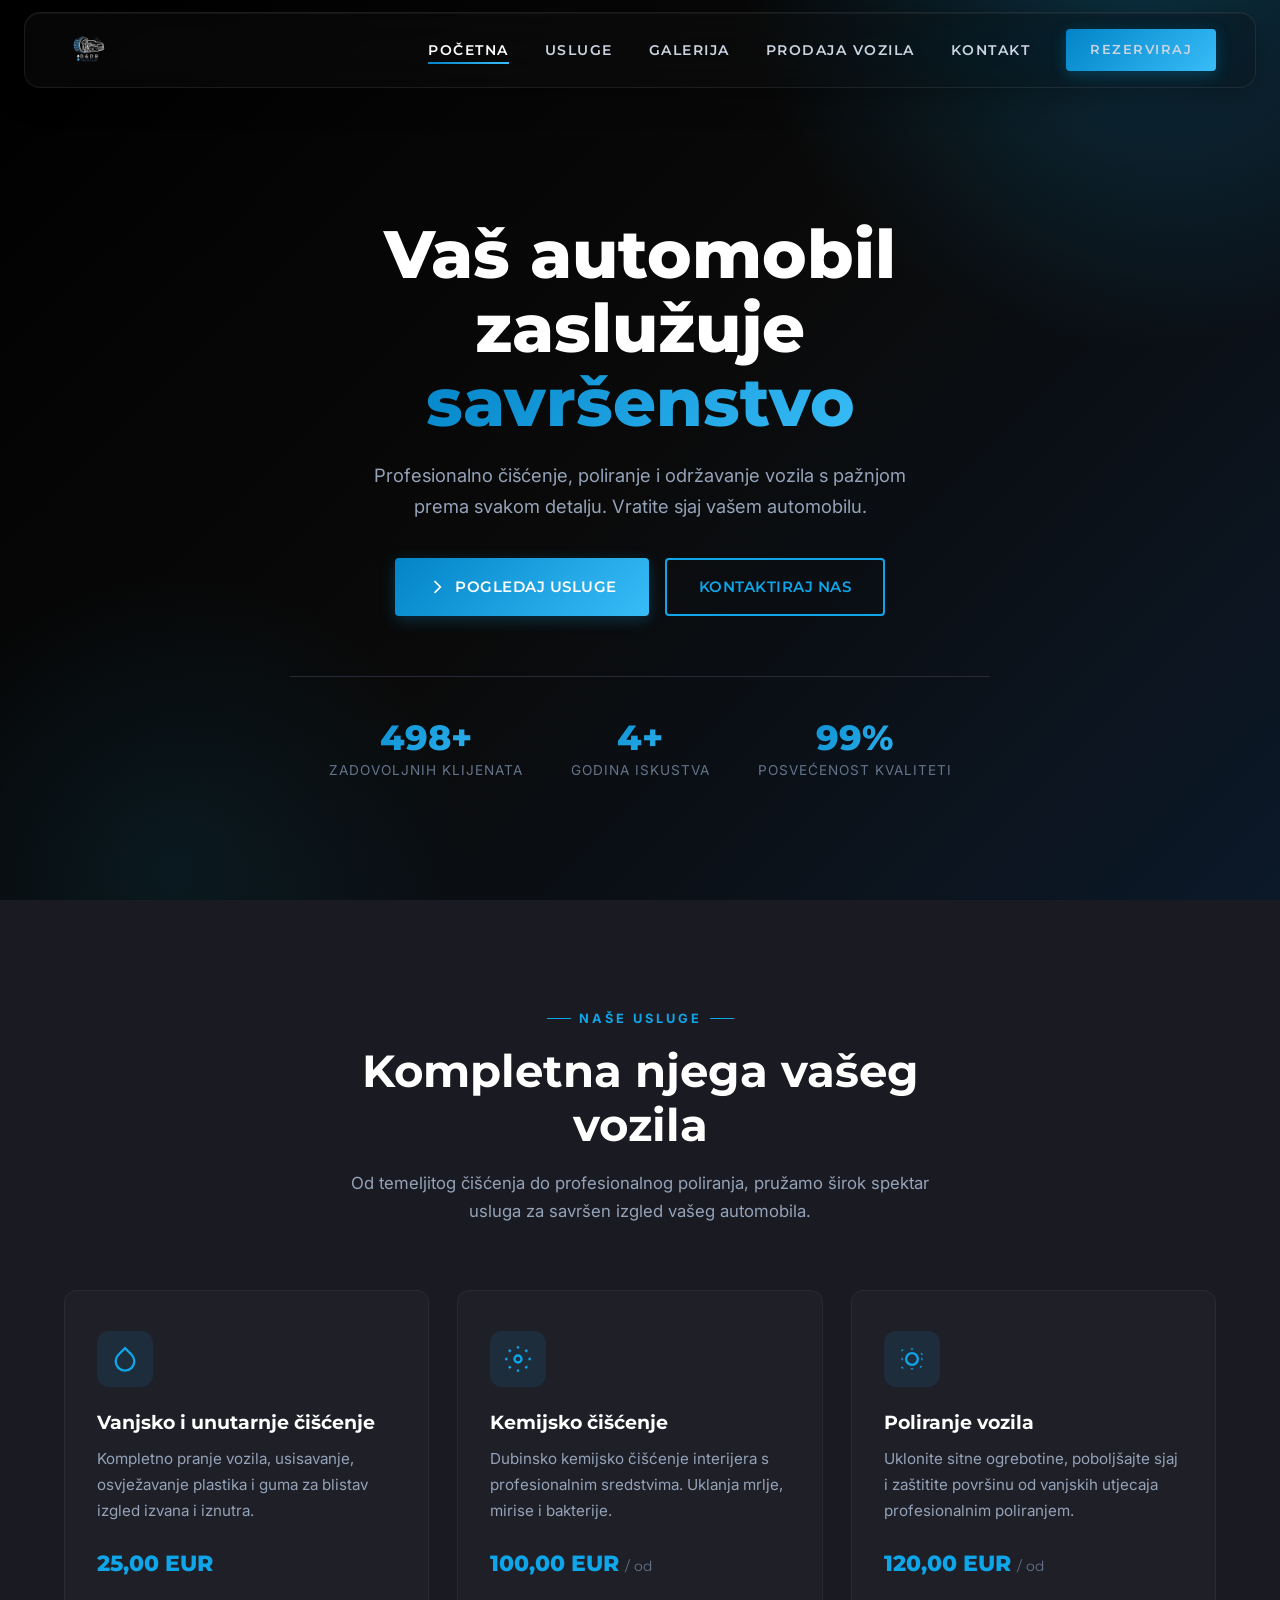
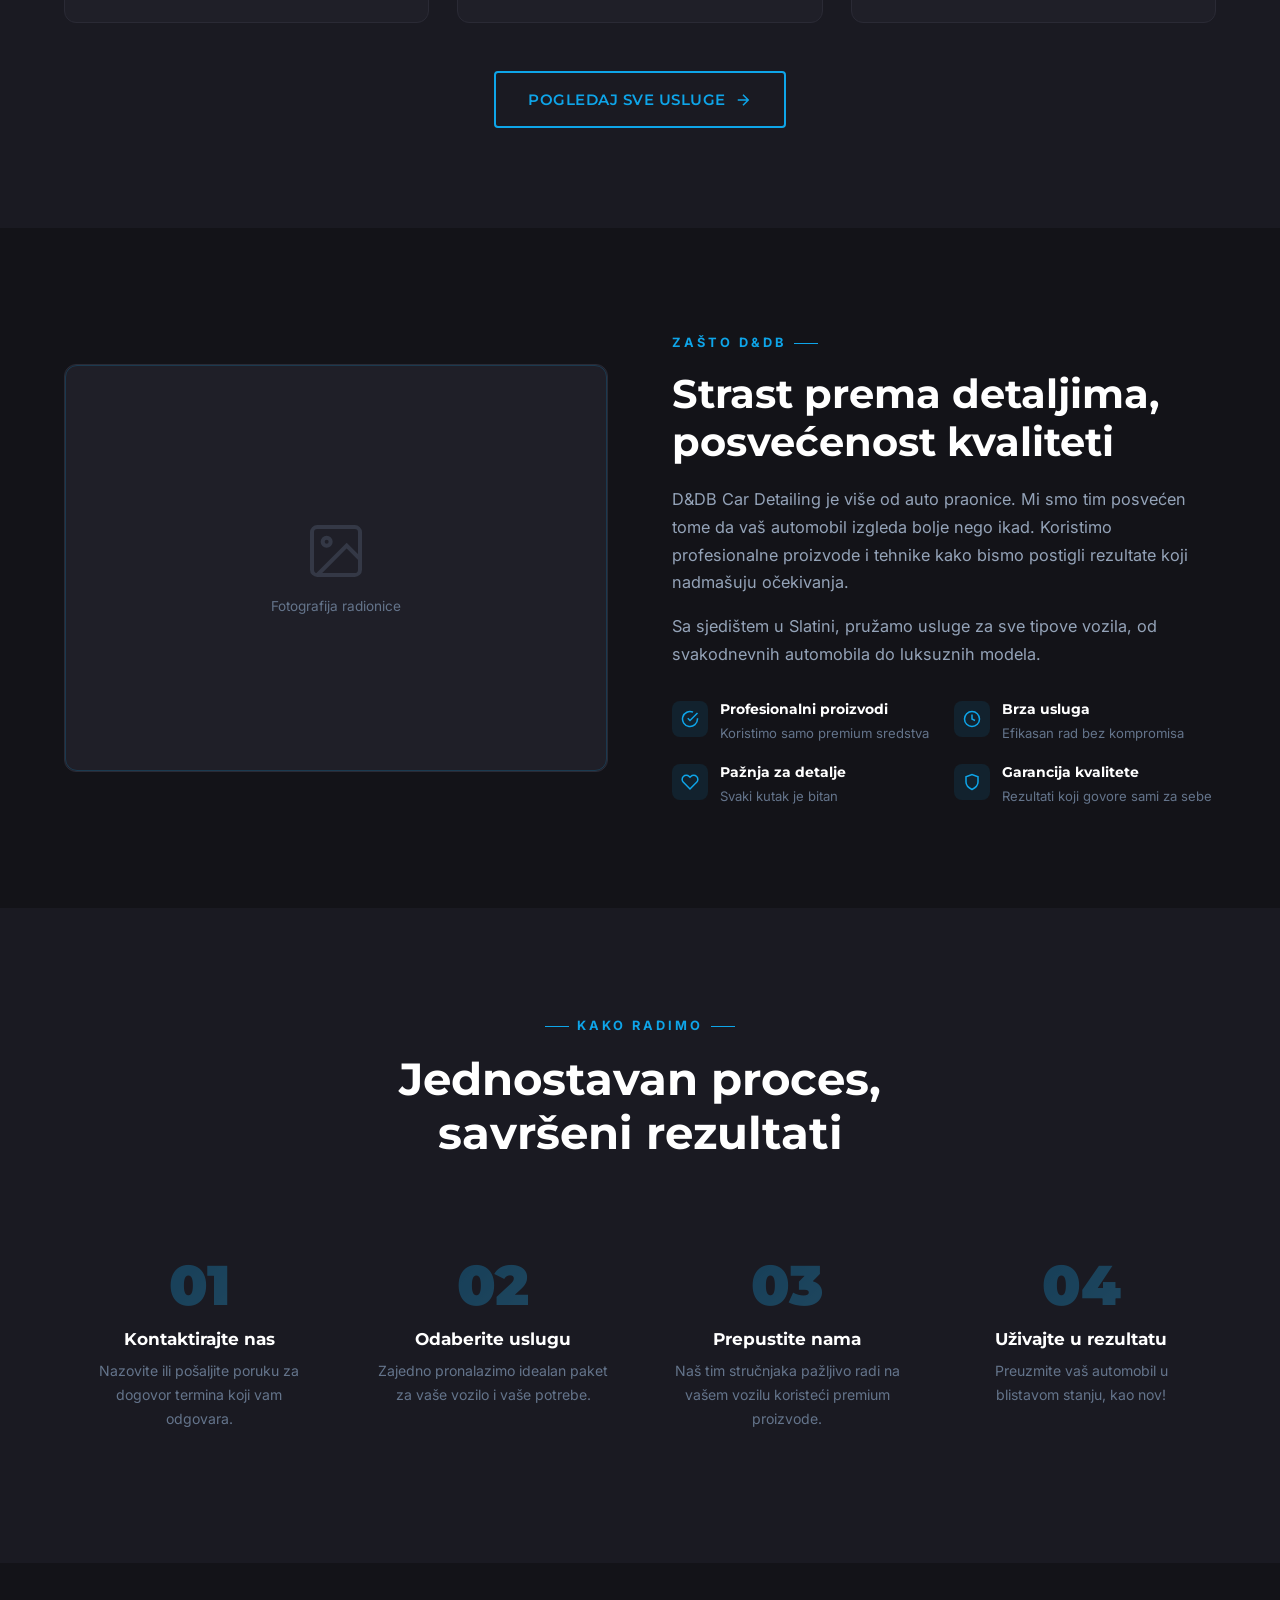
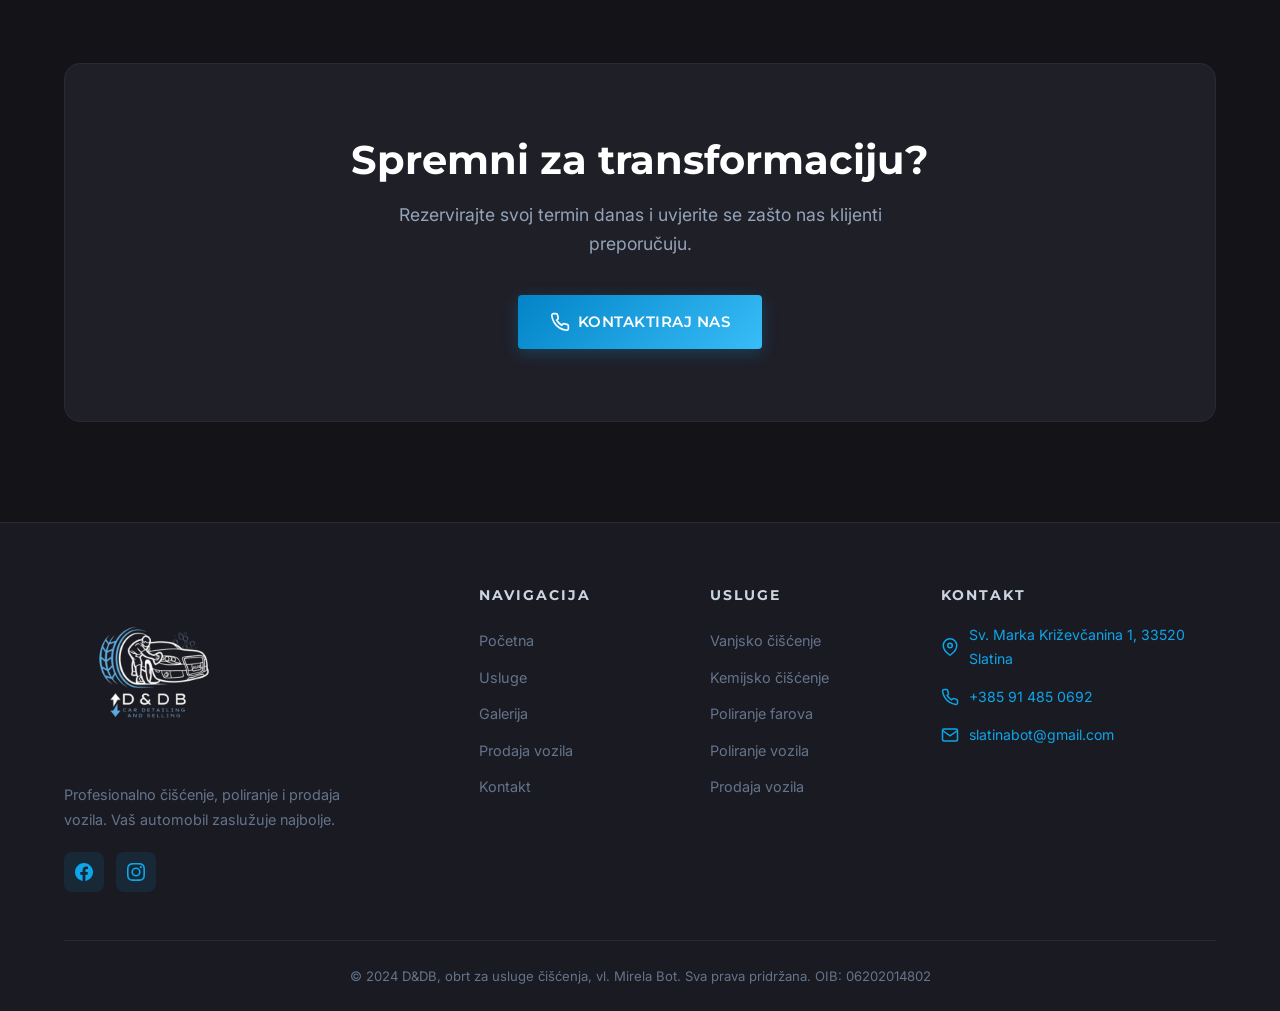
<file: index.html>
<!DOCTYPE html>
<html lang="hr">
<head>
  <meta charset="UTF-8">
  <meta name="viewport" content="width=device-width, initial-scale=1.0">
  <title>D&DB Car Detailing & Selling | Slatina</title>
  <meta name="description" content="D&DB Car Detailing | Profesionalno čišćenje, poliranje i prodaja vozila u Slatini. Premium usluge detaljinga za vaš automobil.">
  <meta name="robots" content="index, follow">
  <meta name="author" content="D&DB, obrt za usluge čišćenja">
  <link rel="canonical" href="https://d-db.hr/">
  <link rel="icon" href="favicon.ico" type="image/x-icon">
  <link rel="apple-touch-icon" href="assets/images/apple-touch-icon.png">
  <!-- Open Graph -->
  <meta property="og:title" content="D&DB Car Detailing & Selling | Slatina">
  <meta property="og:description" content="Profesionalno čišćenje, poliranje i prodaja vozila u Slatini. Vratite sjaj vašem automobilu.">
  <meta property="og:image" content="https://d-db.hr/assets/images/logo.webp">
  <meta property="og:url" content="https://d-db.hr/">
  <meta property="og:type" content="website">
  <meta property="og:locale" content="hr_HR">
  <meta property="og:site_name" content="D&DB Car Detailing">
  <!-- Twitter Card -->
  <meta name="twitter:card" content="summary_large_image">
  <meta name="twitter:title" content="D&DB Car Detailing & Selling | Slatina">
  <meta name="twitter:description" content="Profesionalno čišćenje, poliranje i prodaja vozila u Slatini.">
  <meta name="twitter:image" content="https://d-db.hr/assets/images/logo.webp">
  <!-- Fonts & CSS -->
  <link rel="preconnect" href="https://fonts.googleapis.com">
  <link rel="preconnect" href="https://fonts.gstatic.com" crossorigin>
  <link href="https://fonts.googleapis.com/css2?family=Inter:wght@400;500;600&family=Montserrat:wght@600;700;800;900&display=swap" rel="stylesheet">
  <link rel="stylesheet" href="assets/css/style.css">
  <!-- Structured Data -->
  <script type="application/ld+json">
  {
    "@context": "https://schema.org",
    "@type": "LocalBusiness",
    "name": "D&DB Car Detailing",
    "image": "https://d-db.hr/assets/images/logo.webp",
    "description": "Profesionalno čišćenje, poliranje i prodaja vozila u Slatini",
    "telephone": "+385914850692",
    "email": "slatinabot@gmail.com",
    "url": "https://d-db.hr",
    "priceRange": "€25 - €120+",
    "address": {
      "@type": "PostalAddress",
      "streetAddress": "Sv. Marka Križevčanina 1",
      "addressLocality": "Slatina",
      "postalCode": "33520",
      "addressCountry": "HR"
    },
    "geo": {
      "@type": "GeoCoordinates",
      "latitude": "45.7036",
      "longitude": "17.6936"
    },
    "openingHoursSpecification": [
      {
        "@type": "OpeningHoursSpecification",
        "dayOfWeek": ["Monday","Tuesday","Wednesday","Thursday","Friday","Saturday"],
        "opens": "09:00",
        "closes": "17:00"
      }
    ],
    "sameAs": []
  }
  </script>
</head>
<body>

  <!-- ===== NAVIGATION ===== -->
  <nav class="navbar">
    <div class="nav-container">
      <a href="index.html" class="nav-logo">
        <img src="assets/images/logo.webp" alt="D&DB Car Detailing">
      </a>
      <ul class="nav-links">
        <li><a href="index.html" class="active">Početna</a></li>
        <li><a href="usluge.html">Usluge</a></li>
        <li><a href="galerija.html">Galerija</a></li>
        <li><a href="prodaja.html">Prodaja Vozila</a></li>
        <li><a href="kontakt.html">Kontakt</a></li>
        <li><a href="kontakt.html" class="btn btn-primary nav-cta">Rezerviraj</a></li>
      </ul>
      <div class="hamburger" role="button" aria-label="Otvori navigaciju" aria-expanded="false" tabindex="0">
        <span></span>
        <span></span>
        <span></span>
      </div>
    </div>
  </nav>

  <!-- ===== HERO ===== -->
  <section class="hero">
    <div class="hero-bg"></div>
    <div class="container">
      <div class="hero-content">
        <h1>Vaš automobil zaslužuje <span class="highlight">savršenstvo</span></h1>
        <p>Profesionalno čišćenje, poliranje i održavanje vozila s pažnjom prema svakom detalju. Vratite sjaj vašem automobilu.</p>
        <div class="hero-buttons">
          <a href="usluge.html" class="btn btn-primary">
            <svg width="20" height="20" viewBox="0 0 24 24" fill="none" stroke="currentColor" stroke-width="2"><path d="M9 5l7 7-7 7"/></svg>
            Pogledaj usluge
          </a>
          <a href="kontakt.html" class="btn btn-outline">Kontaktiraj nas</a>
        </div>
        <div class="hero-stats">
          <div class="hero-stat">
            <h3 data-count="500" data-suffix="+">0</h3>
            <p>Zadovoljnih klijenata</p>
          </div>
          <div class="hero-stat">
            <h3 data-count="5" data-suffix="+">0</h3>
            <p>Godina iskustva</p>
          </div>
          <div class="hero-stat">
            <h3 data-count="100" data-suffix="%">0</h3>
            <p>Posvećenost kvaliteti</p>
          </div>
        </div>
      </div>
    </div>
  </section>

  <!-- ===== SERVICES OVERVIEW ===== -->
  <section class="section section-dark">
    <div class="container">
      <div class="section-header fade-in">
        <span class="section-label">Naše usluge</span>
        <h2>Kompletna njega vašeg vozila</h2>
        <p>Od temeljitog čišćenja do profesionalnog poliranja, pružamo širok spektar usluga za savršen izgled vašeg automobila.</p>
      </div>
      <div class="services-grid">
        <div class="service-card fade-in">
          <div class="service-icon">
            <svg width="28" height="28" viewBox="0 0 24 24" fill="none" stroke="#0ea5e9" stroke-width="2"><path d="M12 2.69l5.66 5.66a8 8 0 11-11.31 0z"/></svg>
          </div>
          <h3>Vanjsko i unutarnje čišćenje</h3>
          <p>Kompletno pranje vozila, usisavanje, osvježavanje plastika i guma za blistav izgled izvana i iznutra.</p>
          <div class="service-price">25,00 EUR</div>
        </div>
        <div class="service-card fade-in">
          <div class="service-icon">
            <svg width="28" height="28" viewBox="0 0 24 24" fill="none" stroke="#0ea5e9" stroke-width="2"><circle cx="12" cy="12" r="3"/><path d="M12 1v2M12 21v2M4.22 4.22l1.42 1.42M18.36 18.36l1.42 1.42M1 12h2M21 12h2M4.22 19.78l1.42-1.42M18.36 5.64l1.42-1.42"/></svg>
          </div>
          <h3>Kemijsko čišćenje</h3>
          <p>Dubinsko kemijsko čišćenje interijera s profesionalnim sredstvima. Uklanja mrlje, mirise i bakterije.</p>
          <div class="service-price">100,00 EUR <span>/ od</span></div>
        </div>
        <div class="service-card fade-in">
          <div class="service-icon">
            <svg width="28" height="28" viewBox="0 0 24 24" fill="none" stroke="#0ea5e9" stroke-width="2"><path d="M12 3v1m0 16v1m8.66-13.66l-.71.71M4.05 19.07l-.71.71M21 12h-1M4 12H3m16.95 7.07l-.71-.71M4.05 4.93l-.71-.71"/><circle cx="12" cy="12" r="5"/></svg>
          </div>
          <h3>Poliranje vozila</h3>
          <p>Uklonite sitne ogrebotine, poboljšajte sjaj i zaštitite površinu od vanjskih utjecaja profesionalnim poliranjem.</p>
          <div class="service-price">120,00 EUR <span>/ od</span></div>
        </div>
      </div>
      <div style="text-align: center; margin-top: 48px;" class="fade-in">
        <a href="usluge.html" class="btn btn-outline">
          Pogledaj sve usluge
          <svg width="18" height="18" viewBox="0 0 24 24" fill="none" stroke="currentColor" stroke-width="2"><path d="M5 12h14M12 5l7 7-7 7"/></svg>
        </a>
      </div>
    </div>
  </section>

  <!-- ===== ABOUT / WHY US ===== -->
  <section class="section">
    <div class="container">
      <div class="about-grid">
        <div class="about-image fade-in-left">
          <div class="about-image-placeholder">
            <svg viewBox="0 0 24 24" fill="none" stroke="currentColor" stroke-width="1.5"><rect x="3" y="3" width="18" height="18" rx="2"/><circle cx="8.5" cy="8.5" r="1.5"/><path d="M21 15l-5-5L5 21"/></svg>
            <span>Fotografija radionice</span>
          </div>
        </div>
        <div class="about-content fade-in-right">
          <span class="section-label">Zašto D&DB</span>
          <h2>Strast prema detaljima, posvećenost kvaliteti</h2>
          <p>D&DB Car Detailing je više od auto praonice. Mi smo tim posvećen tome da vaš automobil izgleda bolje nego ikad. Koristimo profesionalne proizvode i tehnike kako bismo postigli rezultate koji nadmašuju očekivanja.</p>
          <p>Sa sjedištem u Slatini, pružamo usluge za sve tipove vozila, od svakodnevnih automobila do luksuznih modela.</p>
          <div class="about-features">
            <div class="about-feature">
              <div class="about-feature-icon">
                <svg width="18" height="18" viewBox="0 0 24 24" fill="none" stroke="currentColor" stroke-width="2"><path d="M22 11.08V12a10 10 0 11-5.93-9.14"/><polyline points="22 4 12 14.01 9 11.01"/></svg>
              </div>
              <div>
                <h4>Profesionalni proizvodi</h4>
                <p>Koristimo samo premium sredstva</p>
              </div>
            </div>
            <div class="about-feature">
              <div class="about-feature-icon">
                <svg width="18" height="18" viewBox="0 0 24 24" fill="none" stroke="currentColor" stroke-width="2"><circle cx="12" cy="12" r="10"/><polyline points="12 6 12 12 16 14"/></svg>
              </div>
              <div>
                <h4>Brza usluga</h4>
                <p>Efikasan rad bez kompromisa</p>
              </div>
            </div>
            <div class="about-feature">
              <div class="about-feature-icon">
                <svg width="18" height="18" viewBox="0 0 24 24" fill="none" stroke="currentColor" stroke-width="2"><path d="M20.84 4.61a5.5 5.5 0 00-7.78 0L12 5.67l-1.06-1.06a5.5 5.5 0 00-7.78 7.78l1.06 1.06L12 21.23l7.78-7.78 1.06-1.06a5.5 5.5 0 000-7.78z"/></svg>
              </div>
              <div>
                <h4>Pažnja za detalje</h4>
                <p>Svaki kutak je bitan</p>
              </div>
            </div>
            <div class="about-feature">
              <div class="about-feature-icon">
                <svg width="18" height="18" viewBox="0 0 24 24" fill="none" stroke="currentColor" stroke-width="2"><path d="M12 22s8-4 8-10V5l-8-3-8 3v7c0 6 8 10 8 10z"/></svg>
              </div>
              <div>
                <h4>Garancija kvalitete</h4>
                <p>Rezultati koji govore sami za sebe</p>
              </div>
            </div>
          </div>
        </div>
      </div>
    </div>
  </section>

  <!-- ===== PROCESS ===== -->
  <section class="section section-dark">
    <div class="container">
      <div class="section-header fade-in">
        <span class="section-label">Kako radimo</span>
        <h2>Jednostavan proces, savršeni rezultati</h2>
      </div>
      <div class="process-grid">
        <div class="process-step fade-in">
          <div class="process-number">01</div>
          <h3>Kontaktirajte nas</h3>
          <p>Nazovite ili pošaljite poruku za dogovor termina koji vam odgovara.</p>
        </div>
        <div class="process-step fade-in">
          <div class="process-number">02</div>
          <h3>Odaberite uslugu</h3>
          <p>Zajedno pronalazimo idealan paket za vaše vozilo i vaše potrebe.</p>
        </div>
        <div class="process-step fade-in">
          <div class="process-number">03</div>
          <h3>Prepustite nama</h3>
          <p>Naš tim stručnjaka pažljivo radi na vašem vozilu koristeći premium proizvode.</p>
        </div>
        <div class="process-step fade-in">
          <div class="process-number">04</div>
          <h3>Uživajte u rezultatu</h3>
          <p>Preuzmite vaš automobil u blistavom stanju, kao nov!</p>
        </div>
      </div>
    </div>
  </section>

  <!-- ===== CTA ===== -->
  <section class="cta-section">
    <div class="container">
      <div class="cta-box fade-in">
        <h2>Spremni za transformaciju?</h2>
        <p>Rezervirajte svoj termin danas i uvjerite se zašto nas klijenti preporučuju.</p>
        <a href="kontakt.html" class="btn btn-primary">
          <svg width="20" height="20" viewBox="0 0 24 24" fill="none" stroke="currentColor" stroke-width="2"><path d="M22 16.92v3a2 2 0 01-2.18 2 19.79 19.79 0 01-8.63-3.07 19.5 19.5 0 01-6-6 19.79 19.79 0 01-3.07-8.67A2 2 0 014.11 2h3a2 2 0 012 1.72 12.84 12.84 0 00.7 2.81 2 2 0 01-.45 2.11L8.09 9.91a16 16 0 006 6l1.27-1.27a2 2 0 012.11-.45 12.84 12.84 0 002.81.7A2 2 0 0122 16.92z"/></svg>
          Kontaktiraj nas
        </a>
      </div>
    </div>
  </section>

  <!-- ===== FOOTER ===== -->
  <footer class="footer">
    <div class="container">
      <div class="footer-grid">
        <div class="footer-brand">
          <a href="index.html"><img src="assets/images/logo.webp" alt="D&DB Car Detailing" class="footer-logo"></a>
          <p>Profesionalno čišćenje, poliranje i prodaja vozila. Vaš automobil zaslužuje najbolje.</p>
          <div class="footer-social">
            <a href="#" aria-label="Facebook">
              <svg width="18" height="18" viewBox="0 0 24 24" fill="currentColor"><path d="M24 12.073c0-6.627-5.373-12-12-12s-12 5.373-12 12c0 5.99 4.388 10.954 10.125 11.854v-8.385H7.078v-3.47h3.047V9.43c0-3.007 1.792-4.669 4.533-4.669 1.312 0 2.686.235 2.686.235v2.953H15.83c-1.491 0-1.956.925-1.956 1.874v2.25h3.328l-.532 3.47h-2.796v8.385C19.612 23.027 24 18.062 24 12.073z"/></svg>
            </a>
            <a href="#" aria-label="Instagram">
              <svg width="18" height="18" viewBox="0 0 24 24" fill="currentColor"><path d="M12 2.163c3.204 0 3.584.012 4.85.07 3.252.148 4.771 1.691 4.919 4.919.058 1.265.069 1.645.069 4.849 0 3.205-.012 3.584-.069 4.849-.149 3.225-1.664 4.771-4.919 4.919-1.266.058-1.644.07-4.85.07-3.204 0-3.584-.012-4.849-.07-3.26-.149-4.771-1.699-4.919-4.92-.058-1.265-.07-1.644-.07-4.849 0-3.204.013-3.583.07-4.849.149-3.227 1.664-4.771 4.919-4.919 1.266-.057 1.645-.069 4.849-.069zM12 0C8.741 0 8.333.014 7.053.072 2.695.272.273 2.69.073 7.052.014 8.333 0 8.741 0 12c0 3.259.014 3.668.072 4.948.2 4.358 2.618 6.78 6.98 6.98C8.333 23.986 8.741 24 12 24c3.259 0 3.668-.014 4.948-.072 4.354-.2 6.782-2.618 6.979-6.98.059-1.28.073-1.689.073-4.948 0-3.259-.014-3.667-.072-4.947-.196-4.354-2.617-6.78-6.979-6.98C15.668.014 15.259 0 12 0zm0 5.838a6.162 6.162 0 100 12.324 6.162 6.162 0 000-12.324zM12 16a4 4 0 110-8 4 4 0 010 8zm6.406-11.845a1.44 1.44 0 100 2.881 1.44 1.44 0 000-2.881z"/></svg>
            </a>
          </div>
        </div>
        <div>
          <h4>Navigacija</h4>
          <div class="footer-links">
            <a href="index.html">Početna</a>
            <a href="usluge.html">Usluge</a>
            <a href="galerija.html">Galerija</a>
            <a href="prodaja.html">Prodaja vozila</a>
            <a href="kontakt.html">Kontakt</a>
          </div>
        </div>
        <div>
          <h4>Usluge</h4>
          <div class="footer-links">
            <a href="usluge.html">Vanjsko čišćenje</a>
            <a href="usluge.html">Kemijsko čišćenje</a>
            <a href="usluge.html">Poliranje farova</a>
            <a href="usluge.html">Poliranje vozila</a>
            <a href="prodaja.html">Prodaja vozila</a>
          </div>
        </div>
        <div>
          <h4>Kontakt</h4>
          <div class="footer-contact-item">
            <svg viewBox="0 0 24 24" fill="none" stroke="currentColor" stroke-width="2"><path d="M21 10c0 7-9 13-9 13s-9-6-9-13a9 9 0 0118 0z"/><circle cx="12" cy="10" r="3"/></svg>
            <a href="https://maps.app.goo.gl/LZtktehPWAd7W1KFA" target="_blank" rel="noopener">Sv. Marka Križevčanina 1, 33520 Slatina</a>
          </div>
          <div class="footer-contact-item">
            <svg viewBox="0 0 24 24" fill="none" stroke="currentColor" stroke-width="2"><path d="M22 16.92v3a2 2 0 01-2.18 2 19.79 19.79 0 01-8.63-3.07 19.5 19.5 0 01-6-6 19.79 19.79 0 01-3.07-8.67A2 2 0 014.11 2h3a2 2 0 012 1.72 12.84 12.84 0 00.7 2.81 2 2 0 01-.45 2.11L8.09 9.91a16 16 0 006 6l1.27-1.27a2 2 0 012.11-.45 12.84 12.84 0 002.81.7A2 2 0 0122 16.92z"/></svg>
            <a href="tel:+385914850692">+385 91 485 0692</a>
          </div>
          <div class="footer-contact-item">
            <svg viewBox="0 0 24 24" fill="none" stroke="currentColor" stroke-width="2"><path d="M4 4h16c1.1 0 2 .9 2 2v12c0 1.1-.9 2-2 2H4c-1.1 0-2-.9-2-2V6c0-1.1.9-2 2-2z"/><polyline points="22,6 12,13 2,6"/></svg>
            <a href="mailto:slatinabot@gmail.com">slatinabot@gmail.com</a>
          </div>
        </div>
      </div>
      <div class="footer-bottom">
        <p>&copy; 2024 D&DB, obrt za usluge čišćenja, vl. Mirela Bot. Sva prava pridržana. OIB: 06202014802</p>
      </div>
    </div>
  </footer>

  <script src="assets/js/main.js"></script>
</body>
</html>
</file>
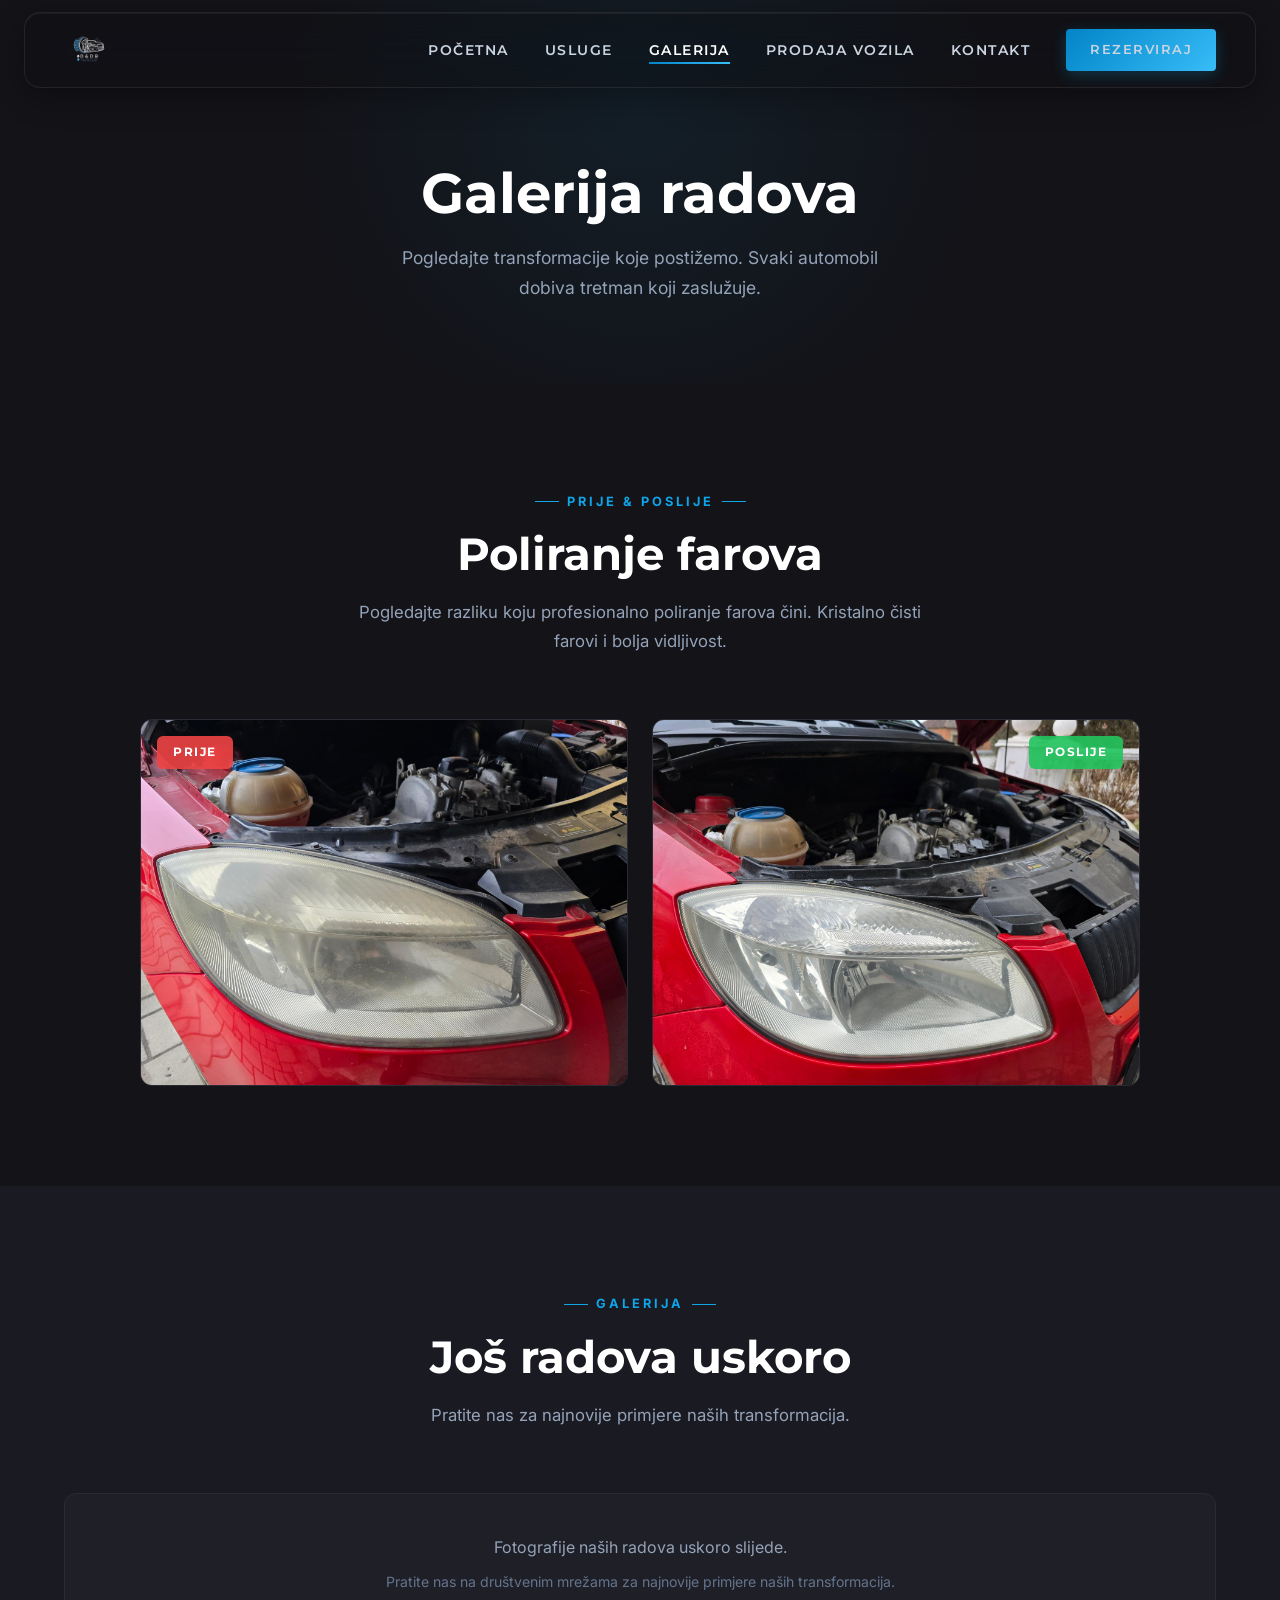
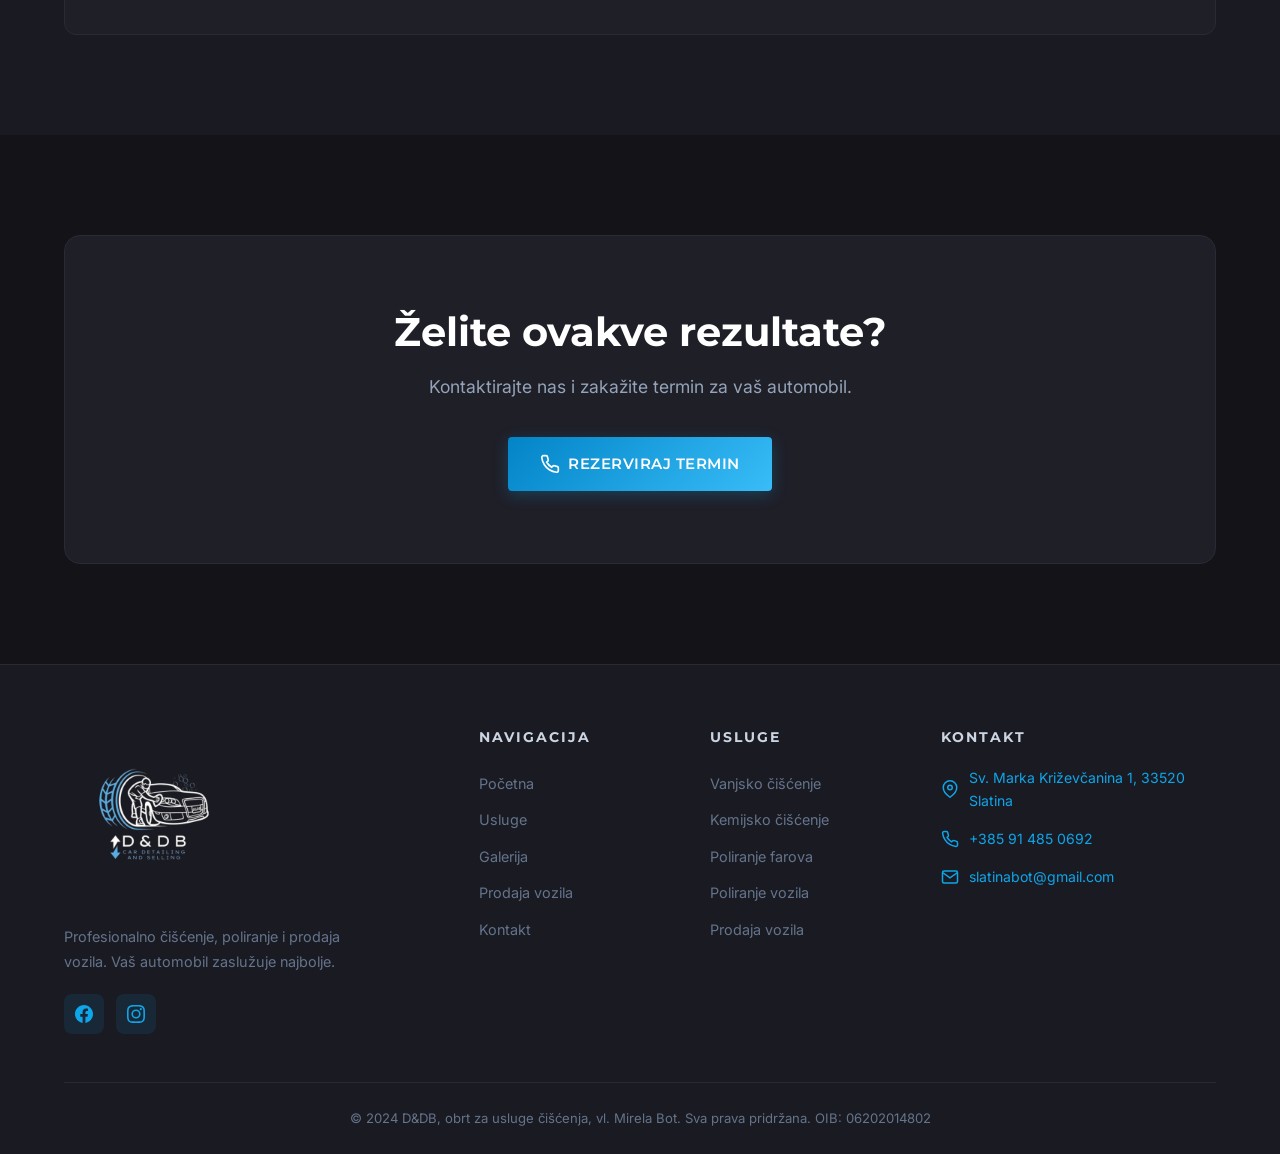
<file: galerija.html>
<!DOCTYPE html>
<html lang="hr">
<head>
  <meta charset="UTF-8">
  <meta name="viewport" content="width=device-width, initial-scale=1.0">
  <title>Galerija | D&DB Car Detailing</title>
  <meta name="description" content="Pogledajte galeriju naših radova: prije i poslije transformacija vozila u D&DB Car Detailingu.">
  <meta name="robots" content="index, follow">
  <meta name="author" content="D&DB, obrt za usluge čišćenja">
  <link rel="canonical" href="https://d-db.hr/galerija.html">
  <link rel="icon" href="favicon.ico" type="image/x-icon">
  <link rel="apple-touch-icon" href="assets/images/apple-touch-icon.png">
  <meta property="og:title" content="Galerija | D&DB Car Detailing">
  <meta property="og:description" content="Pogledajte transformacije koje postižemo. Prije i poslije naših tretmana.">
  <meta property="og:image" content="https://d-db.hr/assets/images/logo.webp">
  <meta property="og:url" content="https://d-db.hr/galerija.html">
  <meta property="og:type" content="website">
  <meta property="og:locale" content="hr_HR">
  <meta name="twitter:card" content="summary_large_image">
  <meta name="twitter:title" content="Galerija | D&DB Car Detailing">
  <meta name="twitter:description" content="Prije i poslije transformacija vozila u D&DB Car Detailingu.">
  <meta name="twitter:image" content="https://d-db.hr/assets/images/logo.webp">
  <link rel="preconnect" href="https://fonts.googleapis.com">
  <link rel="preconnect" href="https://fonts.gstatic.com" crossorigin>
  <link href="https://fonts.googleapis.com/css2?family=Inter:wght@400;500;600&family=Montserrat:wght@600;700;800;900&display=swap" rel="stylesheet">
  <link rel="stylesheet" href="assets/css/style.css">
</head>
<body>

  <!-- ===== NAVIGATION ===== -->
  <nav class="navbar">
    <div class="nav-container">
      <a href="index.html" class="nav-logo">
        <img src="assets/images/logo.webp" alt="D&DB Car Detailing">
      </a>
      <ul class="nav-links">
        <li><a href="index.html">Početna</a></li>
        <li><a href="usluge.html">Usluge</a></li>
        <li><a href="galerija.html" class="active">Galerija</a></li>
        <li><a href="prodaja.html">Prodaja Vozila</a></li>
        <li><a href="kontakt.html">Kontakt</a></li>
        <li><a href="kontakt.html" class="btn btn-primary nav-cta">Rezerviraj</a></li>
      </ul>
      <div class="hamburger" role="button" aria-label="Otvori navigaciju" aria-expanded="false" tabindex="0">
        <span></span>
        <span></span>
        <span></span>
      </div>
    </div>
  </nav>

  <!-- ===== PAGE HEADER ===== -->
  <section class="page-header">
    <div class="container">
      <h1>Galerija radova</h1>
      <p>Pogledajte transformacije koje postižemo. Svaki automobil dobiva tretman koji zaslužuje.</p>
    </div>
  </section>

  <!-- ===== BEFORE/AFTER: POLIRANJE FAROVA ===== -->
  <section class="section">
    <div class="container">
      <div class="section-header fade-in">
        <span class="section-label">Prije & Poslije</span>
        <h2>Poliranje farova</h2>
        <p>Pogledajte razliku koju profesionalno poliranje farova čini. Kristalno čisti farovi i bolja vidljivost.</p>
      </div>

      <div class="ba-sidebyside fade-in">
        <div class="ba-side">
          <span class="ba-label ba-before">Prije</span>
          <img src="assets/images/poloranje farova prije.webp" alt="Far prije poliranja">
        </div>
        <div class="ba-side">
          <span class="ba-label ba-after">Poslije</span>
          <img src="assets/images/poliranje farova poslije.webp" alt="Far poslije poliranja">
        </div>
      </div>
    </div>
  </section>

  <!-- ===== GALLERY ===== -->
  <section class="section section-dark">
    <div class="container">
      <div class="section-header fade-in">
        <span class="section-label">Galerija</span>
        <h2>Još radova uskoro</h2>
        <p>Pratite nas za najnovije primjere naših transformacija.</p>
      </div>

      <div style="text-align: center; margin-top: 48px; padding: 40px; background: var(--dark-card); border: 1px solid var(--dark-border); border-radius: 12px;" class="fade-in">
        <p style="color: var(--gray-400); font-size: 1rem; margin-bottom: 8px;">Fotografije naših radova uskoro slijede.</p>
        <p style="color: var(--gray-500); font-size: 0.88rem;">Pratite nas na društvenim mrežama za najnovije primjere naših transformacija.</p>
      </div>
    </div>
  </section>

  <!-- ===== CTA ===== -->
  <section class="cta-section">
    <div class="container">
      <div class="cta-box fade-in">
        <h2>Želite ovakve rezultate?</h2>
        <p>Kontaktirajte nas i zakažite termin za vaš automobil.</p>
        <a href="kontakt.html" class="btn btn-primary">
          <svg width="20" height="20" viewBox="0 0 24 24" fill="none" stroke="currentColor" stroke-width="2"><path d="M22 16.92v3a2 2 0 01-2.18 2 19.79 19.79 0 01-8.63-3.07 19.5 19.5 0 01-6-6 19.79 19.79 0 01-3.07-8.67A2 2 0 014.11 2h3a2 2 0 012 1.72 12.84 12.84 0 00.7 2.81 2 2 0 01-.45 2.11L8.09 9.91a16 16 0 006 6l1.27-1.27a2 2 0 012.11-.45 12.84 12.84 0 002.81.7A2 2 0 0122 16.92z"/></svg>
          Rezerviraj termin
        </a>
      </div>
    </div>
  </section>

  <!-- ===== FOOTER ===== -->
  <footer class="footer">
    <div class="container">
      <div class="footer-grid">
        <div class="footer-brand">
          <a href="index.html"><img src="assets/images/logo.webp" alt="D&DB Car Detailing" class="footer-logo"></a>
          <p>Profesionalno čišćenje, poliranje i prodaja vozila. Vaš automobil zaslužuje najbolje.</p>
          <div class="footer-social">
            <a href="#" aria-label="Facebook">
              <svg width="18" height="18" viewBox="0 0 24 24" fill="currentColor"><path d="M24 12.073c0-6.627-5.373-12-12-12s-12 5.373-12 12c0 5.99 4.388 10.954 10.125 11.854v-8.385H7.078v-3.47h3.047V9.43c0-3.007 1.792-4.669 4.533-4.669 1.312 0 2.686.235 2.686.235v2.953H15.83c-1.491 0-1.956.925-1.956 1.874v2.25h3.328l-.532 3.47h-2.796v8.385C19.612 23.027 24 18.062 24 12.073z"/></svg>
            </a>
            <a href="#" aria-label="Instagram">
              <svg width="18" height="18" viewBox="0 0 24 24" fill="currentColor"><path d="M12 2.163c3.204 0 3.584.012 4.85.07 3.252.148 4.771 1.691 4.919 4.919.058 1.265.069 1.645.069 4.849 0 3.205-.012 3.584-.069 4.849-.149 3.225-1.664 4.771-4.919 4.919-1.266.058-1.644.07-4.85.07-3.204 0-3.584-.012-4.849-.07-3.26-.149-4.771-1.699-4.919-4.92-.058-1.265-.07-1.644-.07-4.849 0-3.204.013-3.583.07-4.849.149-3.227 1.664-4.771 4.919-4.919 1.266-.057 1.645-.069 4.849-.069zM12 0C8.741 0 8.333.014 7.053.072 2.695.272.273 2.69.073 7.052.014 8.333 0 8.741 0 12c0 3.259.014 3.668.072 4.948.2 4.358 2.618 6.78 6.98 6.98C8.333 23.986 8.741 24 12 24c3.259 0 3.668-.014 4.948-.072 4.354-.2 6.782-2.618 6.979-6.98.059-1.28.073-1.689.073-4.948 0-3.259-.014-3.667-.072-4.947-.196-4.354-2.617-6.78-6.979-6.98C15.668.014 15.259 0 12 0zm0 5.838a6.162 6.162 0 100 12.324 6.162 6.162 0 000-12.324zM12 16a4 4 0 110-8 4 4 0 010 8zm6.406-11.845a1.44 1.44 0 100 2.881 1.44 1.44 0 000-2.881z"/></svg>
            </a>
          </div>
        </div>
        <div>
          <h4>Navigacija</h4>
          <div class="footer-links">
            <a href="index.html">Početna</a>
            <a href="usluge.html">Usluge</a>
            <a href="galerija.html">Galerija</a>
            <a href="prodaja.html">Prodaja vozila</a>
            <a href="kontakt.html">Kontakt</a>
          </div>
        </div>
        <div>
          <h4>Usluge</h4>
          <div class="footer-links">
            <a href="usluge.html">Vanjsko čišćenje</a>
            <a href="usluge.html">Kemijsko čišćenje</a>
            <a href="usluge.html">Poliranje farova</a>
            <a href="usluge.html">Poliranje vozila</a>
            <a href="prodaja.html">Prodaja vozila</a>
          </div>
        </div>
        <div>
          <h4>Kontakt</h4>
          <div class="footer-contact-item">
            <svg viewBox="0 0 24 24" fill="none" stroke="currentColor" stroke-width="2"><path d="M21 10c0 7-9 13-9 13s-9-6-9-13a9 9 0 0118 0z"/><circle cx="12" cy="10" r="3"/></svg>
            <a href="https://maps.app.goo.gl/LZtktehPWAd7W1KFA" target="_blank" rel="noopener">Sv. Marka Križevčanina 1, 33520 Slatina</a>
          </div>
          <div class="footer-contact-item">
            <svg viewBox="0 0 24 24" fill="none" stroke="currentColor" stroke-width="2"><path d="M22 16.92v3a2 2 0 01-2.18 2 19.79 19.79 0 01-8.63-3.07 19.5 19.5 0 01-6-6 19.79 19.79 0 01-3.07-8.67A2 2 0 014.11 2h3a2 2 0 012 1.72 12.84 12.84 0 00.7 2.81 2 2 0 01-.45 2.11L8.09 9.91a16 16 0 006 6l1.27-1.27a2 2 0 012.11-.45 12.84 12.84 0 002.81.7A2 2 0 0122 16.92z"/></svg>
            <a href="tel:+385914850692">+385 91 485 0692</a>
          </div>
          <div class="footer-contact-item">
            <svg viewBox="0 0 24 24" fill="none" stroke="currentColor" stroke-width="2"><path d="M4 4h16c1.1 0 2 .9 2 2v12c0 1.1-.9 2-2 2H4c-1.1 0-2-.9-2-2V6c0-1.1.9-2 2-2z"/><polyline points="22,6 12,13 2,6"/></svg>
            <a href="mailto:slatinabot@gmail.com">slatinabot@gmail.com</a>
          </div>
        </div>
      </div>
      <div class="footer-bottom">
        <p>&copy; 2024 D&DB, obrt za usluge čišćenja, vl. Mirela Bot. Sva prava pridržana. OIB: 06202014802</p>
      </div>
    </div>
  </footer>

  <script src="assets/js/main.js"></script>
  <style>
    @keyframes fadeInItem {
      from { opacity: 0; transform: scale(0.95); }
      to { opacity: 1; transform: scale(1); }
    }
  </style>
</body>
</html>
</file>
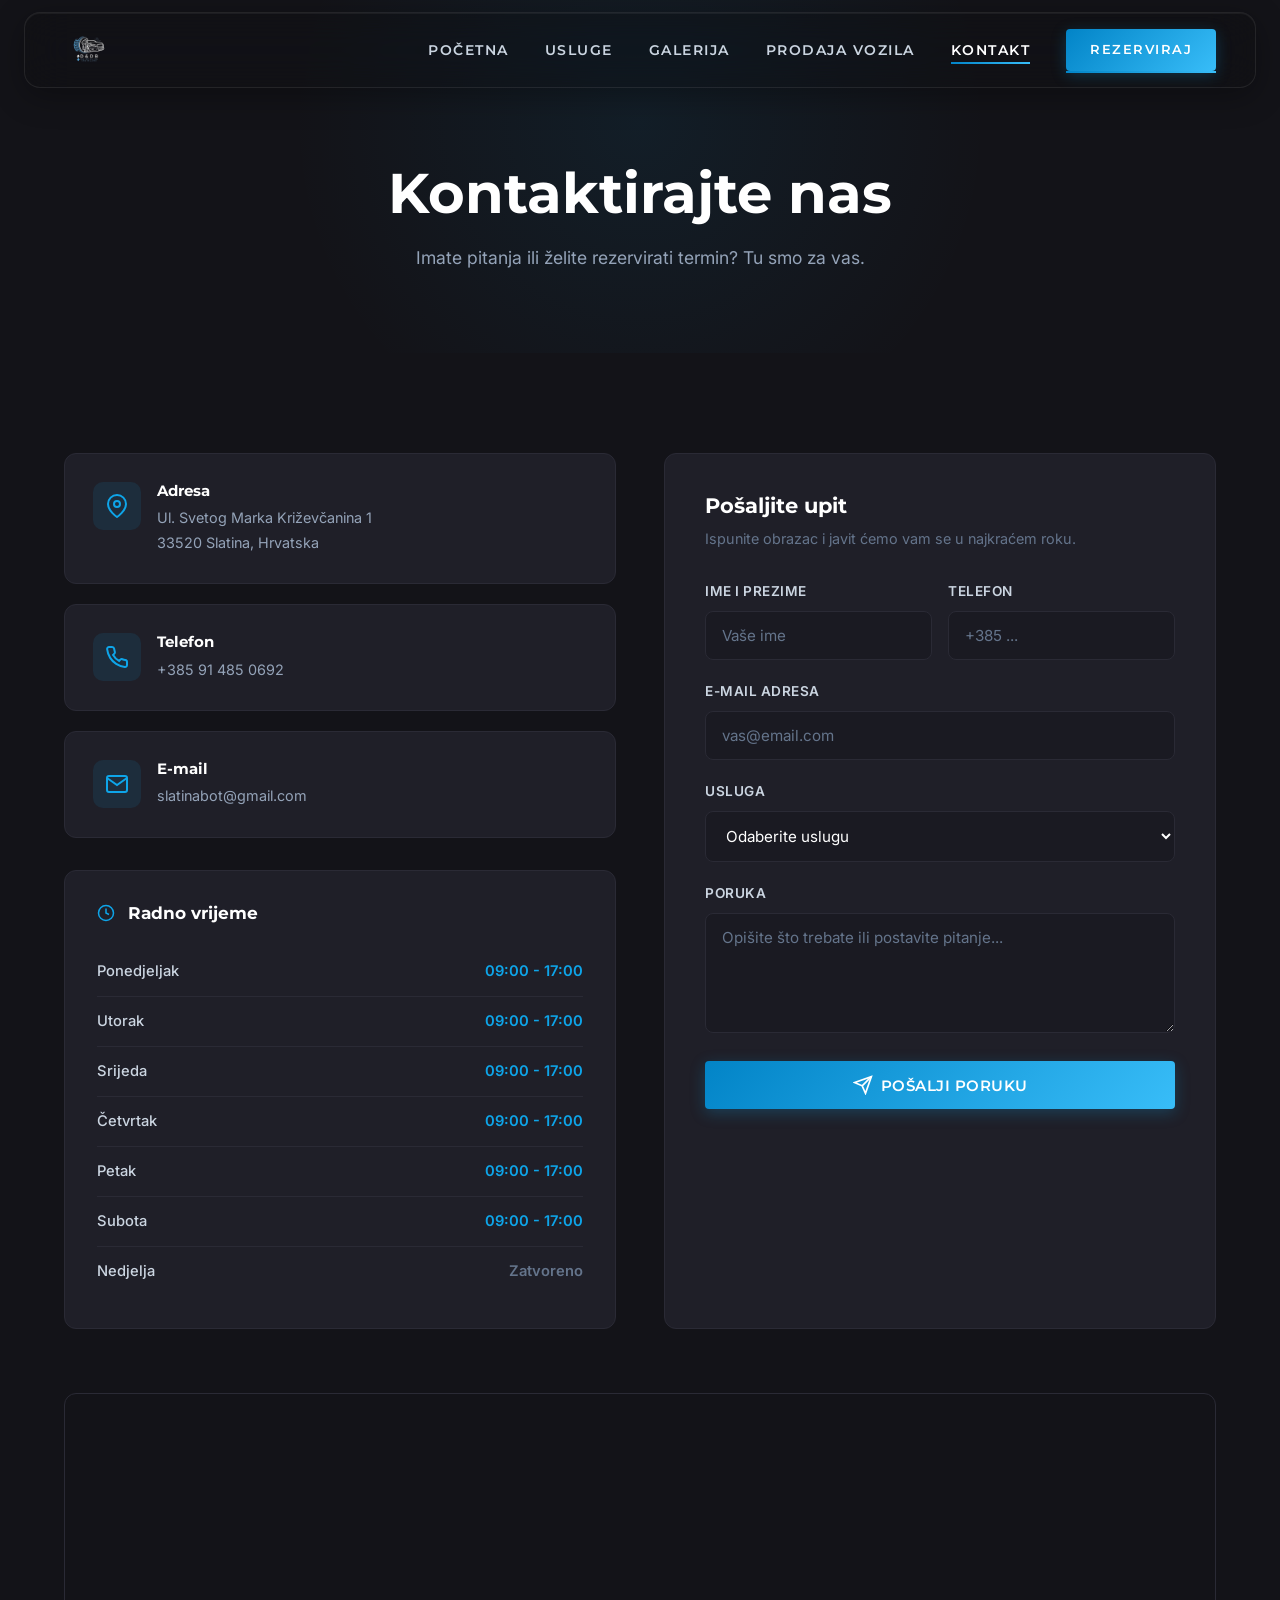
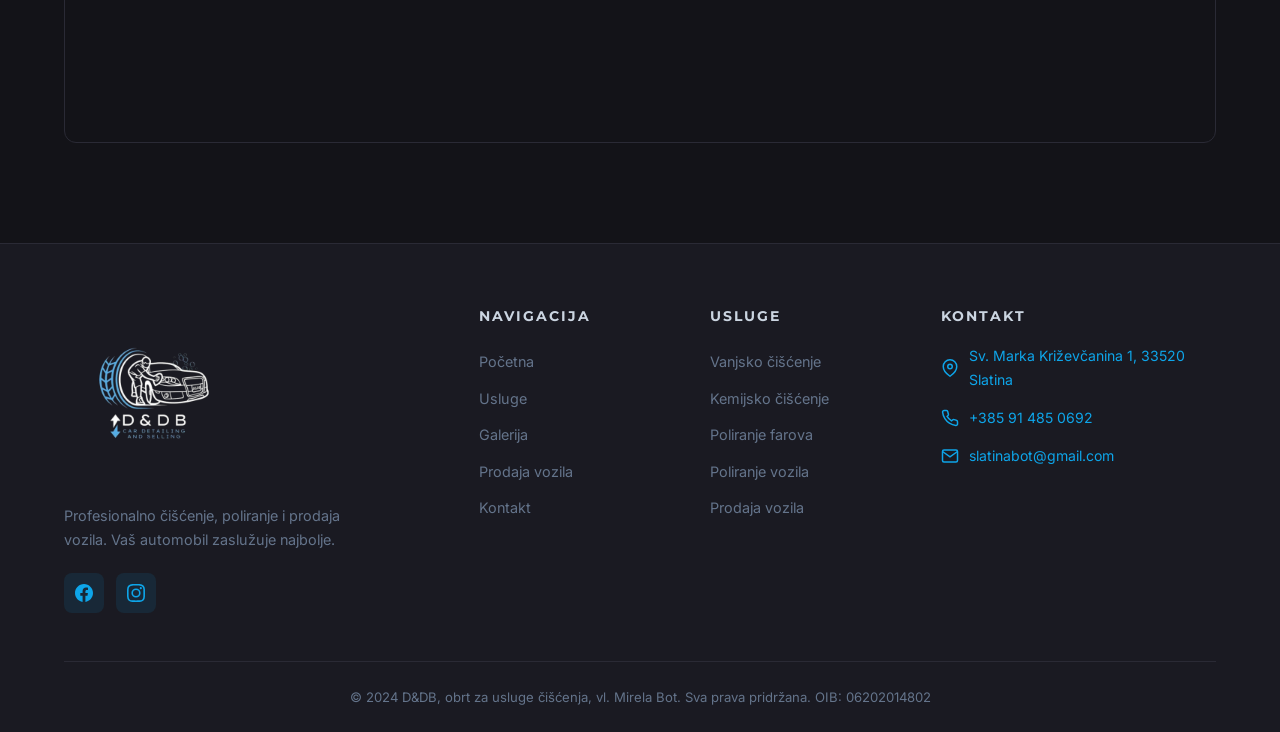
<file: kontakt.html>
<!DOCTYPE html>
<html lang="hr">
<head>
  <meta charset="UTF-8">
  <meta name="viewport" content="width=device-width, initial-scale=1.0">
  <title>Kontakt | D&DB Car Detailing</title>
  <meta name="description" content="Kontaktirajte D&DB Car Detailing. Nazovite, pošaljite poruku ili nas posjetite u Slatini. Radno vrijeme: Pon-Sub 09-17h.">
  <meta name="robots" content="index, follow">
  <meta name="author" content="D&DB, obrt za usluge čišćenja">
  <link rel="canonical" href="https://d-db.hr/kontakt.html">
  <link rel="icon" href="favicon.ico" type="image/x-icon">
  <link rel="apple-touch-icon" href="assets/images/apple-touch-icon.png">
  <meta property="og:title" content="Kontakt | D&DB Car Detailing">
  <meta property="og:description" content="Kontaktirajte nas za termin. Sv. Marka Križevčanina 1, Slatina. Tel: +385 91 485 0692.">
  <meta property="og:image" content="https://d-db.hr/assets/images/logo.webp">
  <meta property="og:url" content="https://d-db.hr/kontakt.html">
  <meta property="og:type" content="website">
  <meta property="og:locale" content="hr_HR">
  <meta name="twitter:card" content="summary_large_image">
  <meta name="twitter:title" content="Kontakt | D&DB Car Detailing">
  <meta name="twitter:description" content="Nazovite ili nas posjetite u Slatini. Pon-Sub 09-17h.">
  <meta name="twitter:image" content="https://d-db.hr/assets/images/logo.webp">
  <link rel="preconnect" href="https://fonts.googleapis.com">
  <link rel="preconnect" href="https://fonts.gstatic.com" crossorigin>
  <link href="https://fonts.googleapis.com/css2?family=Inter:wght@400;500;600&family=Montserrat:wght@600;700;800;900&display=swap" rel="stylesheet">
  <link rel="stylesheet" href="assets/css/style.css">
</head>
<body>

  <!-- ===== NAVIGATION ===== -->
  <nav class="navbar">
    <div class="nav-container">
      <a href="index.html" class="nav-logo">
        <img src="assets/images/logo.webp" alt="D&DB Car Detailing">
      </a>
      <ul class="nav-links">
        <li><a href="index.html">Početna</a></li>
        <li><a href="usluge.html">Usluge</a></li>
        <li><a href="galerija.html">Galerija</a></li>
        <li><a href="prodaja.html">Prodaja Vozila</a></li>
        <li><a href="kontakt.html" class="active">Kontakt</a></li>
        <li><a href="kontakt.html" class="btn btn-primary nav-cta">Rezerviraj</a></li>
      </ul>
      <div class="hamburger" role="button" aria-label="Otvori navigaciju" aria-expanded="false" tabindex="0">
        <span></span>
        <span></span>
        <span></span>
      </div>
    </div>
  </nav>

  <!-- ===== PAGE HEADER ===== -->
  <section class="page-header">
    <div class="container">
      <h1>Kontaktirajte nas</h1>
      <p>Imate pitanja ili želite rezervirati termin? Tu smo za vas.</p>
    </div>
  </section>

  <!-- ===== CONTACT SECTION ===== -->
  <section class="section">
    <div class="container">
      <div class="contact-grid">

        <!-- Left: Contact Info -->
        <div>
          <div class="contact-info-cards">

            <a href="https://maps.app.goo.gl/LZtktehPWAd7W1KFA" target="_blank" rel="noopener" class="contact-card fade-in-left">
              <div class="contact-card-icon">
                <svg width="24" height="24" viewBox="0 0 24 24" fill="none" stroke="currentColor" stroke-width="2"><path d="M21 10c0 7-9 13-9 13s-9-6-9-13a9 9 0 0118 0z"/><circle cx="12" cy="10" r="3"/></svg>
              </div>
              <div>
                <h4>Adresa</h4>
                <p>Ul. Svetog Marka Križevčanina 1<br>33520 Slatina, Hrvatska</p>
              </div>
            </a>

            <a href="tel:+385914850692" class="contact-card fade-in-left">
              <div class="contact-card-icon">
                <svg width="24" height="24" viewBox="0 0 24 24" fill="none" stroke="currentColor" stroke-width="2"><path d="M22 16.92v3a2 2 0 01-2.18 2 19.79 19.79 0 01-8.63-3.07 19.5 19.5 0 01-6-6 19.79 19.79 0 01-3.07-8.67A2 2 0 014.11 2h3a2 2 0 012 1.72 12.84 12.84 0 00.7 2.81 2 2 0 01-.45 2.11L8.09 9.91a16 16 0 006 6l1.27-1.27a2 2 0 012.11-.45 12.84 12.84 0 002.81.7A2 2 0 0122 16.92z"/></svg>
              </div>
              <div>
                <h4>Telefon</h4>
                <p>+385 91 485 0692</p>
              </div>
            </a>

            <a href="mailto:slatinabot@gmail.com" class="contact-card fade-in-left">
              <div class="contact-card-icon">
                <svg width="24" height="24" viewBox="0 0 24 24" fill="none" stroke="currentColor" stroke-width="2"><path d="M4 4h16c1.1 0 2 .9 2 2v12c0 1.1-.9 2-2 2H4c-1.1 0-2-.9-2-2V6c0-1.1.9-2 2-2z"/><polyline points="22,6 12,13 2,6"/></svg>
              </div>
              <div>
                <h4>E-mail</h4>
                <p>slatinabot@gmail.com</p>
              </div>
            </a>

          </div>

          <!-- Working hours -->
          <div style="margin-top: 32px; padding: 32px; background: var(--dark-card); border: 1px solid var(--dark-border); border-radius: 12px;" class="fade-in-left">
            <h4 style="color: var(--white); font-family: var(--font-heading); font-size: 1.05rem; margin-bottom: 4px;">
              <svg width="18" height="18" viewBox="0 0 24 24" fill="none" stroke="#0ea5e9" stroke-width="2" style="vertical-align: -3px; margin-right: 8px;"><circle cx="12" cy="12" r="10"/><polyline points="12 6 12 12 16 14"/></svg>
              Radno vrijeme
            </h4>
            <div class="hours-table">
              <div class="hours-row">
                <span class="hours-day">Ponedjeljak</span>
                <span class="hours-time">09:00 - 17:00</span>
              </div>
              <div class="hours-row">
                <span class="hours-day">Utorak</span>
                <span class="hours-time">09:00 - 17:00</span>
              </div>
              <div class="hours-row">
                <span class="hours-day">Srijeda</span>
                <span class="hours-time">09:00 - 17:00</span>
              </div>
              <div class="hours-row">
                <span class="hours-day">Četvrtak</span>
                <span class="hours-time">09:00 - 17:00</span>
              </div>
              <div class="hours-row">
                <span class="hours-day">Petak</span>
                <span class="hours-time">09:00 - 17:00</span>
              </div>
              <div class="hours-row">
                <span class="hours-day">Subota</span>
                <span class="hours-time">09:00 - 17:00</span>
              </div>
              <div class="hours-row">
                <span class="hours-day">Nedjelja</span>
                <span class="hours-time hours-closed">Zatvoreno</span>
              </div>
            </div>
          </div>
        </div>

        <!-- Right: Contact Form -->
        <div class="contact-form fade-in-right">
          <h3>Pošaljite upit</h3>
          <p>Ispunite obrazac i javit ćemo vam se u najkraćem roku.</p>
          <form id="contactForm">
            <div class="form-row">
              <div class="form-group">
                <label for="name">Ime i prezime</label>
                <input type="text" id="name" name="name" placeholder="Vaše ime" required>
              </div>
              <div class="form-group">
                <label for="phone">Telefon</label>
                <input type="tel" id="phone" name="phone" placeholder="+385 ...">
              </div>
            </div>
            <div class="form-group">
              <label for="email">E-mail adresa</label>
              <input type="email" id="email" name="email" placeholder="vas@email.com" required>
            </div>
            <div class="form-group">
              <label for="service">Usluga</label>
              <select id="service" name="service">
                <option value="" disabled selected>Odaberite uslugu</option>
                <option value="vanjsko-unutarnje">Vanjsko i unutarnje čišćenje (25 EUR)</option>
                <option value="kemijsko-step1">Kemijsko čišćenje Step 1 (100 EUR)</option>
                <option value="kemijsko-step2">Kemijsko čišćenje Step 2 (120 EUR)</option>
                <option value="poliranje-farova">Poliranje farova + zaštita (40 EUR)</option>
                <option value="poliranje-vozila">Poliranje vozila (od 120 EUR)</option>
                <option value="prodaja">Interes za kupnju vozila</option>
                <option value="ostalo">Ostalo</option>
              </select>
            </div>
            <div class="form-group">
              <label for="message">Poruka</label>
              <textarea id="message" name="message" placeholder="Opišite što trebate ili postavite pitanje..." required></textarea>
            </div>
            <button type="submit" class="btn btn-primary">
              <svg width="20" height="20" viewBox="0 0 24 24" fill="none" stroke="currentColor" stroke-width="2"><line x1="22" y1="2" x2="11" y2="13"/><polygon points="22 2 15 22 11 13 2 9 22 2"/></svg>
              Pošalji poruku
            </button>
          </form>
        </div>

      </div>

      <!-- Map -->
      <div class="map-container fade-in" style="margin-top: 64px;">
        <iframe
          src="https://www.google.com/maps/embed?pb=!1m18!1m12!1m3!1d2783.5!2d17.694722!3d45.703889!2m3!1f0!2f0!3f0!3m2!1i1024!2i768!4f13.1!3m3!1m2!1s0x4768a9b95d35ab4d%3A0xd517c420b29d22ae!2sD%26DB%2C%20obrt%20za%20usluge%20%C4%8Di%C5%A1%C4%87enja!5e0!3m2!1shr!2shr"
          width="100%"
          height="100%"
          style="border:0;"
          allowfullscreen=""
          loading="lazy"
          referrerpolicy="no-referrer-when-downgrade"
          title="D&DB lokacija na karti">
        </iframe>
      </div>
    </div>
  </section>

  <!-- ===== FOOTER ===== -->
  <footer class="footer">
    <div class="container">
      <div class="footer-grid">
        <div class="footer-brand">
          <a href="index.html"><img src="assets/images/logo.webp" alt="D&DB Car Detailing" class="footer-logo"></a>
          <p>Profesionalno čišćenje, poliranje i prodaja vozila. Vaš automobil zaslužuje najbolje.</p>
          <div class="footer-social">
            <a href="#" aria-label="Facebook">
              <svg width="18" height="18" viewBox="0 0 24 24" fill="currentColor"><path d="M24 12.073c0-6.627-5.373-12-12-12s-12 5.373-12 12c0 5.99 4.388 10.954 10.125 11.854v-8.385H7.078v-3.47h3.047V9.43c0-3.007 1.792-4.669 4.533-4.669 1.312 0 2.686.235 2.686.235v2.953H15.83c-1.491 0-1.956.925-1.956 1.874v2.25h3.328l-.532 3.47h-2.796v8.385C19.612 23.027 24 18.062 24 12.073z"/></svg>
            </a>
            <a href="#" aria-label="Instagram">
              <svg width="18" height="18" viewBox="0 0 24 24" fill="currentColor"><path d="M12 2.163c3.204 0 3.584.012 4.85.07 3.252.148 4.771 1.691 4.919 4.919.058 1.265.069 1.645.069 4.849 0 3.205-.012 3.584-.069 4.849-.149 3.225-1.664 4.771-4.919 4.919-1.266.058-1.644.07-4.85.07-3.204 0-3.584-.012-4.849-.07-3.26-.149-4.771-1.699-4.919-4.92-.058-1.265-.07-1.644-.07-4.849 0-3.204.013-3.583.07-4.849.149-3.227 1.664-4.771 4.919-4.919 1.266-.057 1.645-.069 4.849-.069zM12 0C8.741 0 8.333.014 7.053.072 2.695.272.273 2.69.073 7.052.014 8.333 0 8.741 0 12c0 3.259.014 3.668.072 4.948.2 4.358 2.618 6.78 6.98 6.98C8.333 23.986 8.741 24 12 24c3.259 0 3.668-.014 4.948-.072 4.354-.2 6.782-2.618 6.979-6.98.059-1.28.073-1.689.073-4.948 0-3.259-.014-3.667-.072-4.947-.196-4.354-2.617-6.78-6.979-6.98C15.668.014 15.259 0 12 0zm0 5.838a6.162 6.162 0 100 12.324 6.162 6.162 0 000-12.324zM12 16a4 4 0 110-8 4 4 0 010 8zm6.406-11.845a1.44 1.44 0 100 2.881 1.44 1.44 0 000-2.881z"/></svg>
            </a>
          </div>
        </div>
        <div>
          <h4>Navigacija</h4>
          <div class="footer-links">
            <a href="index.html">Početna</a>
            <a href="usluge.html">Usluge</a>
            <a href="galerija.html">Galerija</a>
            <a href="prodaja.html">Prodaja vozila</a>
            <a href="kontakt.html">Kontakt</a>
          </div>
        </div>
        <div>
          <h4>Usluge</h4>
          <div class="footer-links">
            <a href="usluge.html">Vanjsko čišćenje</a>
            <a href="usluge.html">Kemijsko čišćenje</a>
            <a href="usluge.html">Poliranje farova</a>
            <a href="usluge.html">Poliranje vozila</a>
            <a href="prodaja.html">Prodaja vozila</a>
          </div>
        </div>
        <div>
          <h4>Kontakt</h4>
          <div class="footer-contact-item">
            <svg viewBox="0 0 24 24" fill="none" stroke="currentColor" stroke-width="2"><path d="M21 10c0 7-9 13-9 13s-9-6-9-13a9 9 0 0118 0z"/><circle cx="12" cy="10" r="3"/></svg>
            <a href="https://maps.app.goo.gl/LZtktehPWAd7W1KFA" target="_blank" rel="noopener">Sv. Marka Križevčanina 1, 33520 Slatina</a>
          </div>
          <div class="footer-contact-item">
            <svg viewBox="0 0 24 24" fill="none" stroke="currentColor" stroke-width="2"><path d="M22 16.92v3a2 2 0 01-2.18 2 19.79 19.79 0 01-8.63-3.07 19.5 19.5 0 01-6-6 19.79 19.79 0 01-3.07-8.67A2 2 0 014.11 2h3a2 2 0 012 1.72 12.84 12.84 0 00.7 2.81 2 2 0 01-.45 2.11L8.09 9.91a16 16 0 006 6l1.27-1.27a2 2 0 012.11-.45 12.84 12.84 0 002.81.7A2 2 0 0122 16.92z"/></svg>
            <a href="tel:+385914850692">+385 91 485 0692</a>
          </div>
          <div class="footer-contact-item">
            <svg viewBox="0 0 24 24" fill="none" stroke="currentColor" stroke-width="2"><path d="M4 4h16c1.1 0 2 .9 2 2v12c0 1.1-.9 2-2 2H4c-1.1 0-2-.9-2-2V6c0-1.1.9-2 2-2z"/><polyline points="22,6 12,13 2,6"/></svg>
            <a href="mailto:slatinabot@gmail.com">slatinabot@gmail.com</a>
          </div>
        </div>
      </div>
      <div class="footer-bottom">
        <p>&copy; 2024 D&DB, obrt za usluge čišćenja, vl. Mirela Bot. Sva prava pridržana. OIB: 06202014802</p>
      </div>
    </div>
  </footer>

  <script src="assets/js/main.js"></script>
</body>
</html>
</file>
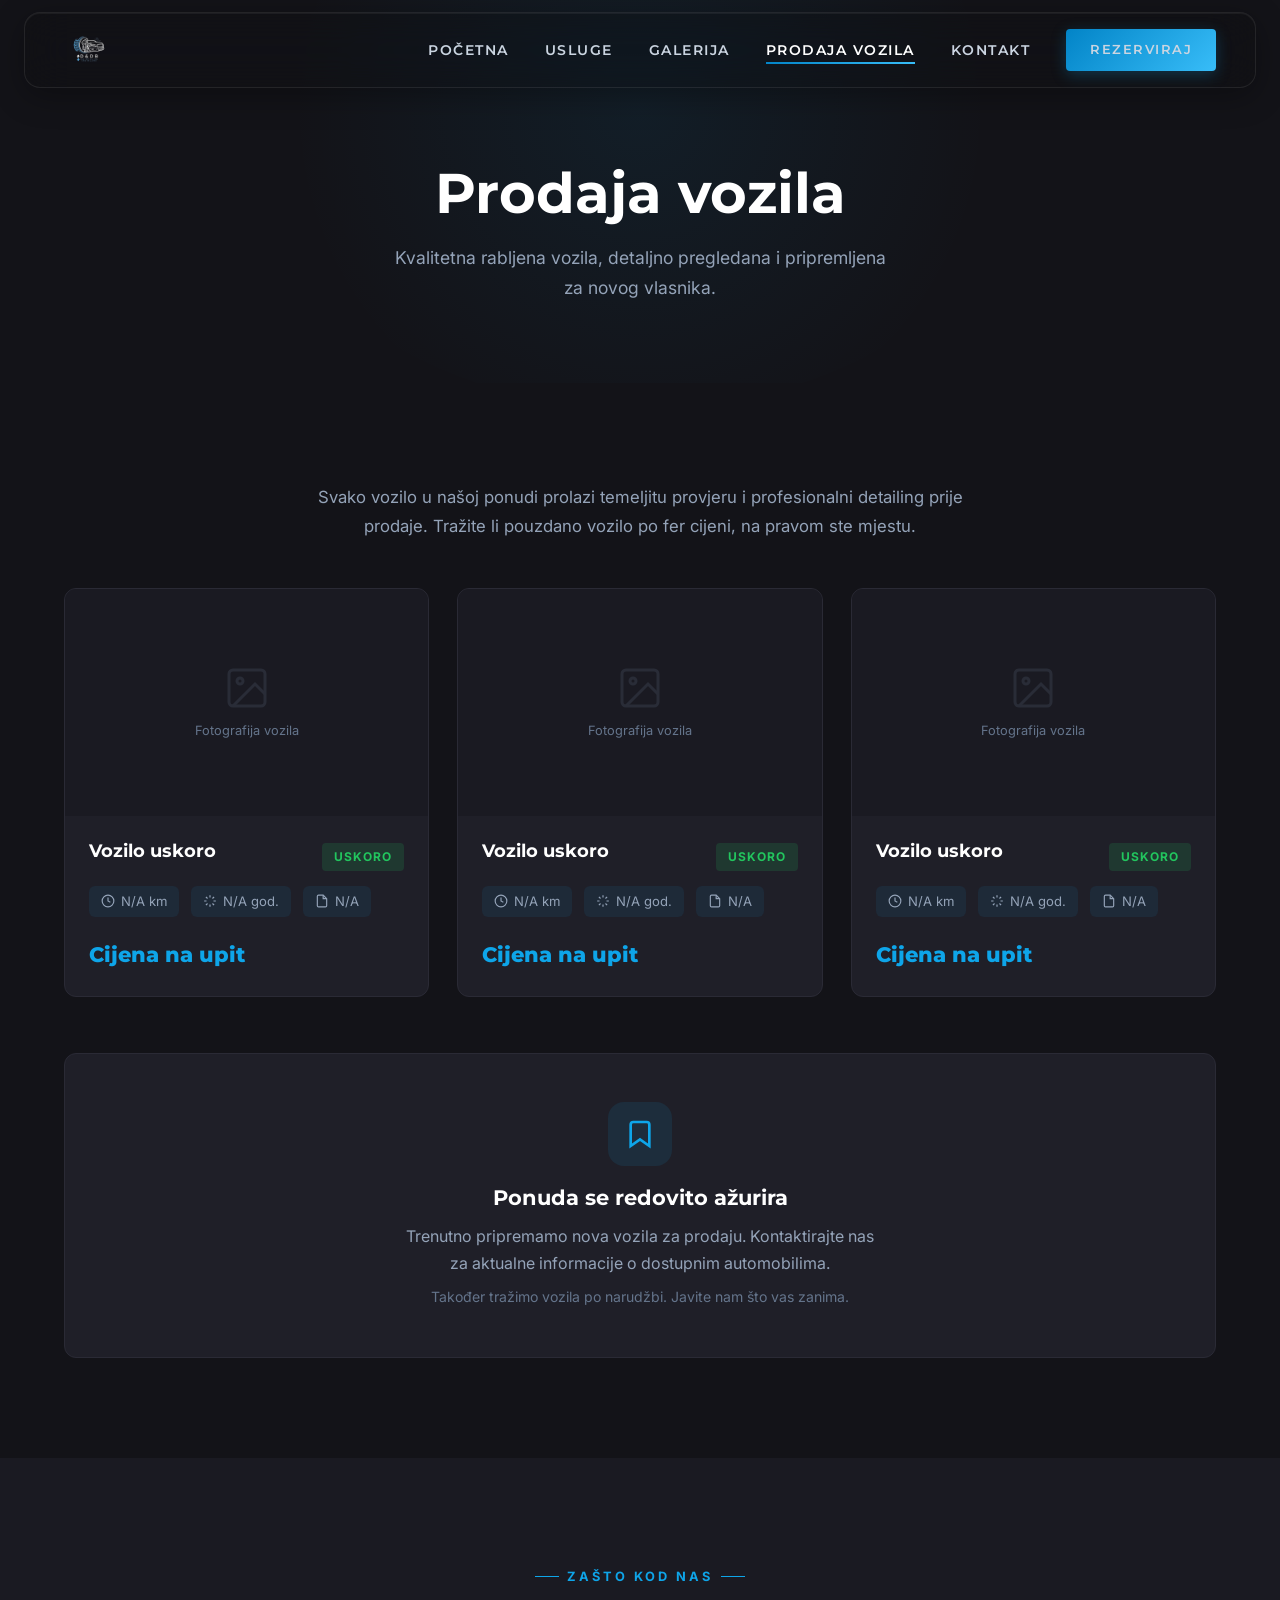
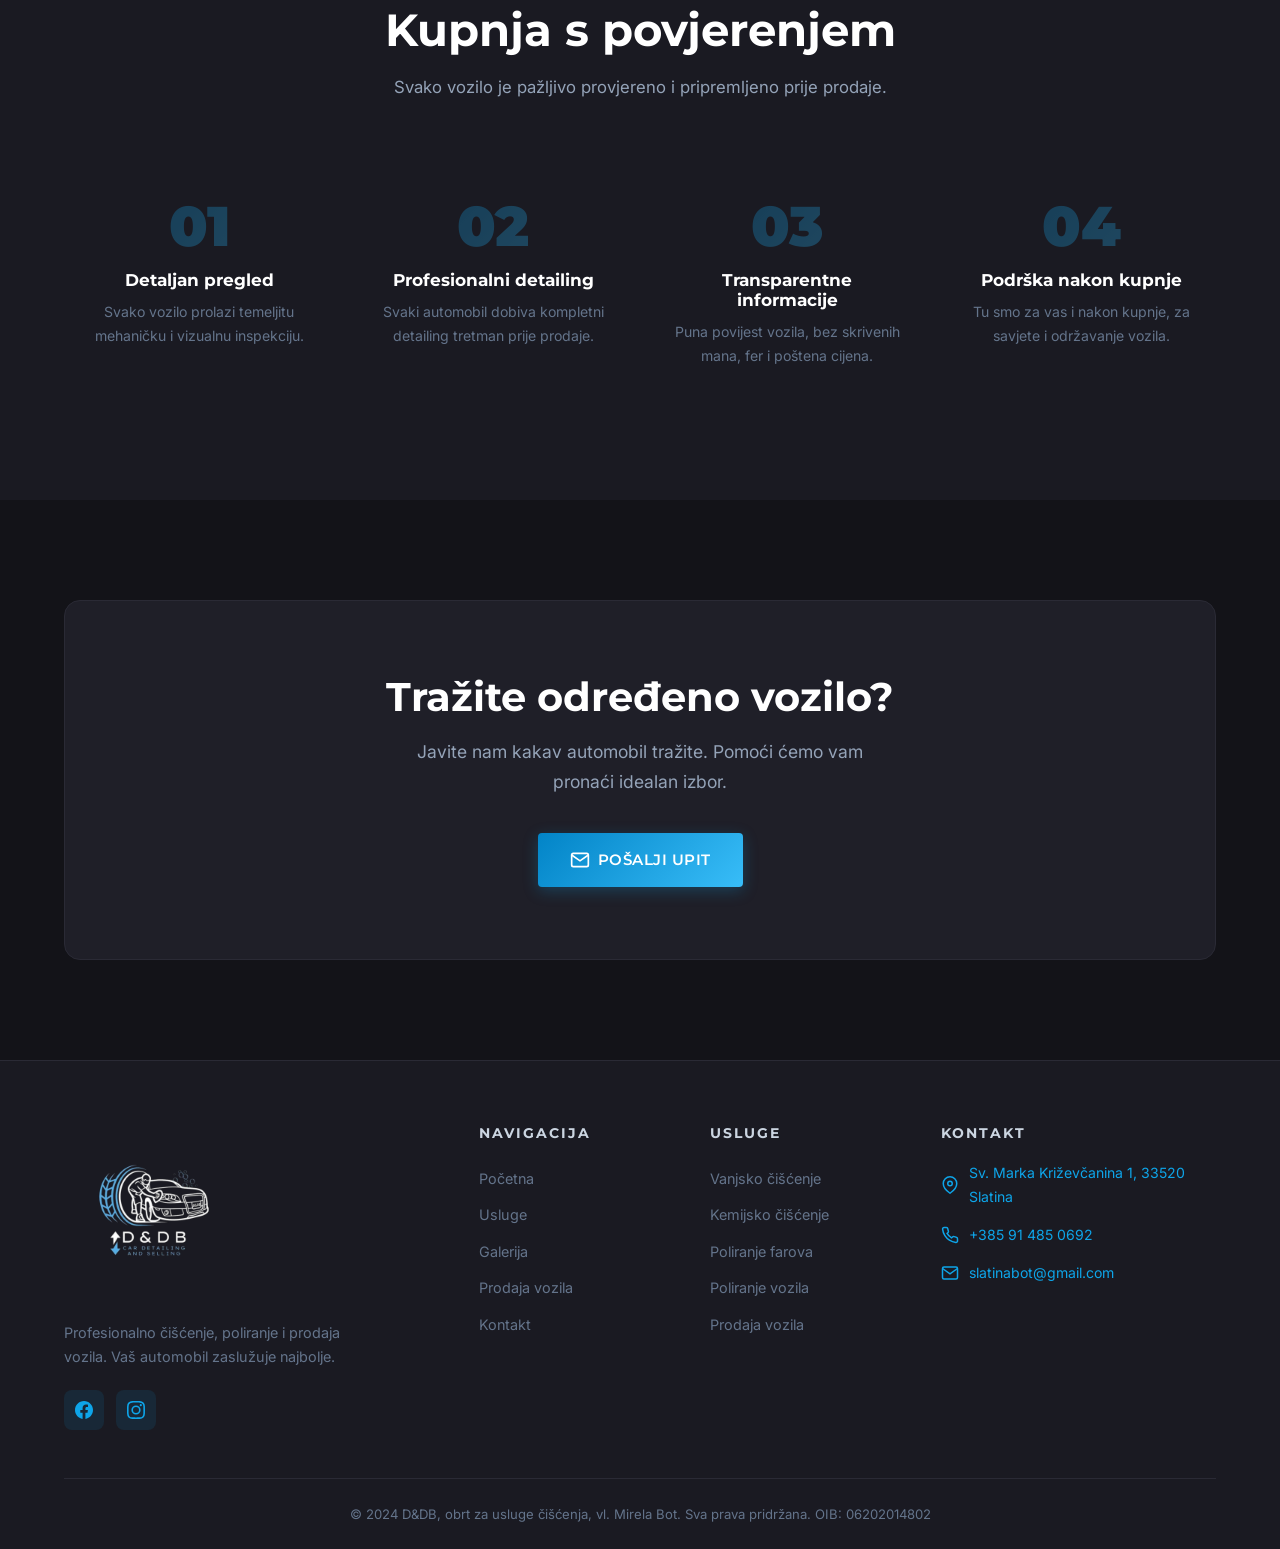
<file: prodaja.html>
<!DOCTYPE html>
<html lang="hr">
<head>
  <meta charset="UTF-8">
  <meta name="viewport" content="width=device-width, initial-scale=1.0">
  <title>Prodaja vozila | D&DB Car Detailing</title>
  <meta name="description" content="Pregledajte ponudu kvalitetnih rabljenih vozila u D&DB. Svako vozilo je detaljno pregledano i pripremljeno za novog vlasnika.">
  <meta name="robots" content="index, follow">
  <meta name="author" content="D&DB, obrt za usluge čišćenja">
  <link rel="canonical" href="https://d-db.hr/prodaja.html">
  <link rel="icon" href="favicon.ico" type="image/x-icon">
  <link rel="apple-touch-icon" href="assets/images/apple-touch-icon.png">
  <meta property="og:title" content="Prodaja vozila | D&DB Car Detailing">
  <meta property="og:description" content="Kvalitetna rabljena vozila, detaljno pregledana i pripremljena za novog vlasnika.">
  <meta property="og:image" content="https://d-db.hr/assets/images/logo.webp">
  <meta property="og:url" content="https://d-db.hr/prodaja.html">
  <meta property="og:type" content="website">
  <meta property="og:locale" content="hr_HR">
  <meta name="twitter:card" content="summary_large_image">
  <meta name="twitter:title" content="Prodaja vozila | D&DB Car Detailing">
  <meta name="twitter:description" content="Kvalitetna rabljena vozila u D&DB, Slatina.">
  <meta name="twitter:image" content="https://d-db.hr/assets/images/logo.webp">
  <link rel="preconnect" href="https://fonts.googleapis.com">
  <link rel="preconnect" href="https://fonts.gstatic.com" crossorigin>
  <link href="https://fonts.googleapis.com/css2?family=Inter:wght@400;500;600&family=Montserrat:wght@600;700;800;900&display=swap" rel="stylesheet">
  <link rel="stylesheet" href="assets/css/style.css">
</head>
<body>

  <!-- ===== NAVIGATION ===== -->
  <nav class="navbar">
    <div class="nav-container">
      <a href="index.html" class="nav-logo">
        <img src="assets/images/logo.webp" alt="D&DB Car Detailing">
      </a>
      <ul class="nav-links">
        <li><a href="index.html">Početna</a></li>
        <li><a href="usluge.html">Usluge</a></li>
        <li><a href="galerija.html">Galerija</a></li>
        <li><a href="prodaja.html" class="active">Prodaja Vozila</a></li>
        <li><a href="kontakt.html">Kontakt</a></li>
        <li><a href="kontakt.html" class="btn btn-primary nav-cta">Rezerviraj</a></li>
      </ul>
      <div class="hamburger" role="button" aria-label="Otvori navigaciju" aria-expanded="false" tabindex="0">
        <span></span>
        <span></span>
        <span></span>
      </div>
    </div>
  </nav>

  <!-- ===== PAGE HEADER ===== -->
  <section class="page-header">
    <div class="container">
      <h1>Prodaja vozila</h1>
      <p>Kvalitetna rabljena vozila, detaljno pregledana i pripremljena za novog vlasnika.</p>
    </div>
  </section>

  <!-- ===== CARS LISTING ===== -->
  <section class="section">
    <div class="container">

      <div class="cars-intro fade-in">
        <p>Svako vozilo u našoj ponudi prolazi temeljitu provjeru i profesionalni detailing prije prodaje. Tražite li pouzdano vozilo po fer cijeni, na pravom ste mjestu.</p>
      </div>

      <!-- Placeholder cards -->
      <div class="cars-grid">

        <div class="car-card fade-in">
          <div class="car-card-image">
            <div class="gallery-placeholder" style="height: 100%;">
              <svg viewBox="0 0 24 24" fill="none" stroke="currentColor" stroke-width="1.5"><rect x="3" y="3" width="18" height="18" rx="2"/><circle cx="8.5" cy="8.5" r="1.5"/><path d="M21 15l-5-5L5 21"/></svg>
              <span>Fotografija vozila</span>
            </div>
          </div>
          <div class="car-card-body">
            <div style="display: flex; justify-content: space-between; align-items: center; margin-bottom: 12px;">
              <h3>Vozilo uskoro</h3>
              <span class="car-status available">Uskoro</span>
            </div>
            <div class="car-card-specs">
              <span class="car-spec">
                <svg width="14" height="14" viewBox="0 0 24 24" fill="none" stroke="currentColor" stroke-width="2"><circle cx="12" cy="12" r="10"/><polyline points="12 6 12 12 16 14"/></svg>
                N/A km
              </span>
              <span class="car-spec">
                <svg width="14" height="14" viewBox="0 0 24 24" fill="none" stroke="currentColor" stroke-width="2"><path d="M12 2v4M12 18v4M4.93 4.93l2.83 2.83M16.24 16.24l2.83 2.83M2 12h4M18 12h4M4.93 19.07l2.83-2.83M16.24 7.76l2.83-2.83"/></svg>
                N/A god.
              </span>
              <span class="car-spec">
                <svg width="14" height="14" viewBox="0 0 24 24" fill="none" stroke="currentColor" stroke-width="2"><path d="M14 2H6a2 2 0 00-2 2v16a2 2 0 002 2h12a2 2 0 002-2V8z"/><polyline points="14 2 14 8 20 8"/></svg>
                N/A
              </span>
            </div>
            <div class="car-card-price">Cijena na upit</div>
          </div>
        </div>

        <div class="car-card fade-in">
          <div class="car-card-image">
            <div class="gallery-placeholder" style="height: 100%;">
              <svg viewBox="0 0 24 24" fill="none" stroke="currentColor" stroke-width="1.5"><rect x="3" y="3" width="18" height="18" rx="2"/><circle cx="8.5" cy="8.5" r="1.5"/><path d="M21 15l-5-5L5 21"/></svg>
              <span>Fotografija vozila</span>
            </div>
          </div>
          <div class="car-card-body">
            <div style="display: flex; justify-content: space-between; align-items: center; margin-bottom: 12px;">
              <h3>Vozilo uskoro</h3>
              <span class="car-status available">Uskoro</span>
            </div>
            <div class="car-card-specs">
              <span class="car-spec">
                <svg width="14" height="14" viewBox="0 0 24 24" fill="none" stroke="currentColor" stroke-width="2"><circle cx="12" cy="12" r="10"/><polyline points="12 6 12 12 16 14"/></svg>
                N/A km
              </span>
              <span class="car-spec">
                <svg width="14" height="14" viewBox="0 0 24 24" fill="none" stroke="currentColor" stroke-width="2"><path d="M12 2v4M12 18v4M4.93 4.93l2.83 2.83M16.24 16.24l2.83 2.83M2 12h4M18 12h4M4.93 19.07l2.83-2.83M16.24 7.76l2.83-2.83"/></svg>
                N/A god.
              </span>
              <span class="car-spec">
                <svg width="14" height="14" viewBox="0 0 24 24" fill="none" stroke="currentColor" stroke-width="2"><path d="M14 2H6a2 2 0 00-2 2v16a2 2 0 002 2h12a2 2 0 002-2V8z"/><polyline points="14 2 14 8 20 8"/></svg>
                N/A
              </span>
            </div>
            <div class="car-card-price">Cijena na upit</div>
          </div>
        </div>

        <div class="car-card fade-in">
          <div class="car-card-image">
            <div class="gallery-placeholder" style="height: 100%;">
              <svg viewBox="0 0 24 24" fill="none" stroke="currentColor" stroke-width="1.5"><rect x="3" y="3" width="18" height="18" rx="2"/><circle cx="8.5" cy="8.5" r="1.5"/><path d="M21 15l-5-5L5 21"/></svg>
              <span>Fotografija vozila</span>
            </div>
          </div>
          <div class="car-card-body">
            <div style="display: flex; justify-content: space-between; align-items: center; margin-bottom: 12px;">
              <h3>Vozilo uskoro</h3>
              <span class="car-status available">Uskoro</span>
            </div>
            <div class="car-card-specs">
              <span class="car-spec">
                <svg width="14" height="14" viewBox="0 0 24 24" fill="none" stroke="currentColor" stroke-width="2"><circle cx="12" cy="12" r="10"/><polyline points="12 6 12 12 16 14"/></svg>
                N/A km
              </span>
              <span class="car-spec">
                <svg width="14" height="14" viewBox="0 0 24 24" fill="none" stroke="currentColor" stroke-width="2"><path d="M12 2v4M12 18v4M4.93 4.93l2.83 2.83M16.24 16.24l2.83 2.83M2 12h4M18 12h4M4.93 19.07l2.83-2.83M16.24 7.76l2.83-2.83"/></svg>
                N/A god.
              </span>
              <span class="car-spec">
                <svg width="14" height="14" viewBox="0 0 24 24" fill="none" stroke="currentColor" stroke-width="2"><path d="M14 2H6a2 2 0 00-2 2v16a2 2 0 002 2h12a2 2 0 002-2V8z"/><polyline points="14 2 14 8 20 8"/></svg>
                N/A
              </span>
            </div>
            <div class="car-card-price">Cijena na upit</div>
          </div>
        </div>

      </div>

      <!-- Info box -->
      <div style="text-align: center; margin-top: 56px; padding: 48px; background: var(--dark-card); border: 1px solid var(--dark-border); border-radius: 12px;" class="fade-in">
        <div style="width: 64px; height: 64px; margin: 0 auto 20px; display: flex; align-items: center; justify-content: center; background: rgba(14, 165, 233, 0.1); border-radius: 16px;">
          <svg width="32" height="32" viewBox="0 0 24 24" fill="none" stroke="#0ea5e9" stroke-width="2"><path d="M19 21l-7-5-7 5V5a2 2 0 012-2h10a2 2 0 012 2z"/></svg>
        </div>
        <h3 style="color: var(--white); font-family: var(--font-heading); font-size: 1.3rem; margin-bottom: 12px;">Ponuda se redovito ažurira</h3>
        <p style="color: var(--gray-400); font-size: 1rem; max-width: 480px; margin: 0 auto 8px;">Trenutno pripremamo nova vozila za prodaju. Kontaktirajte nas za aktualne informacije o dostupnim automobilima.</p>
        <p style="color: var(--gray-500); font-size: 0.88rem;">Također tražimo vozila po narudžbi. Javite nam što vas zanima.</p>
      </div>
    </div>
  </section>

  <!-- ===== WHY BUY FROM US ===== -->
  <section class="section section-dark">
    <div class="container">
      <div class="section-header fade-in">
        <span class="section-label">Zašto kod nas</span>
        <h2>Kupnja s povjerenjem</h2>
        <p>Svako vozilo je pažljivo provjereno i pripremljeno prije prodaje.</p>
      </div>
      <div class="process-grid">
        <div class="process-step fade-in">
          <div class="process-number">01</div>
          <h3>Detaljan pregled</h3>
          <p>Svako vozilo prolazi temeljitu mehaničku i vizualnu inspekciju.</p>
        </div>
        <div class="process-step fade-in">
          <div class="process-number">02</div>
          <h3>Profesionalni detailing</h3>
          <p>Svaki automobil dobiva kompletni detailing tretman prije prodaje.</p>
        </div>
        <div class="process-step fade-in">
          <div class="process-number">03</div>
          <h3>Transparentne informacije</h3>
          <p>Puna povijest vozila, bez skrivenih mana, fer i poštena cijena.</p>
        </div>
        <div class="process-step fade-in">
          <div class="process-number">04</div>
          <h3>Podrška nakon kupnje</h3>
          <p>Tu smo za vas i nakon kupnje, za savjete i održavanje vozila.</p>
        </div>
      </div>
    </div>
  </section>

  <!-- ===== CTA ===== -->
  <section class="cta-section">
    <div class="container">
      <div class="cta-box fade-in">
        <h2>Tražite određeno vozilo?</h2>
        <p>Javite nam kakav automobil tražite. Pomoći ćemo vam pronaći idealan izbor.</p>
        <a href="kontakt.html" class="btn btn-primary">
          <svg width="20" height="20" viewBox="0 0 24 24" fill="none" stroke="currentColor" stroke-width="2"><path d="M4 4h16c1.1 0 2 .9 2 2v12c0 1.1-.9 2-2 2H4c-1.1 0-2-.9-2-2V6c0-1.1.9-2 2-2z"/><polyline points="22,6 12,13 2,6"/></svg>
          Pošalji upit
        </a>
      </div>
    </div>
  </section>

  <!-- ===== FOOTER ===== -->
  <footer class="footer">
    <div class="container">
      <div class="footer-grid">
        <div class="footer-brand">
          <a href="index.html"><img src="assets/images/logo.webp" alt="D&DB Car Detailing" class="footer-logo"></a>
          <p>Profesionalno čišćenje, poliranje i prodaja vozila. Vaš automobil zaslužuje najbolje.</p>
          <div class="footer-social">
            <a href="#" aria-label="Facebook">
              <svg width="18" height="18" viewBox="0 0 24 24" fill="currentColor"><path d="M24 12.073c0-6.627-5.373-12-12-12s-12 5.373-12 12c0 5.99 4.388 10.954 10.125 11.854v-8.385H7.078v-3.47h3.047V9.43c0-3.007 1.792-4.669 4.533-4.669 1.312 0 2.686.235 2.686.235v2.953H15.83c-1.491 0-1.956.925-1.956 1.874v2.25h3.328l-.532 3.47h-2.796v8.385C19.612 23.027 24 18.062 24 12.073z"/></svg>
            </a>
            <a href="#" aria-label="Instagram">
              <svg width="18" height="18" viewBox="0 0 24 24" fill="currentColor"><path d="M12 2.163c3.204 0 3.584.012 4.85.07 3.252.148 4.771 1.691 4.919 4.919.058 1.265.069 1.645.069 4.849 0 3.205-.012 3.584-.069 4.849-.149 3.225-1.664 4.771-4.919 4.919-1.266.058-1.644.07-4.85.07-3.204 0-3.584-.012-4.849-.07-3.26-.149-4.771-1.699-4.919-4.92-.058-1.265-.07-1.644-.07-4.849 0-3.204.013-3.583.07-4.849.149-3.227 1.664-4.771 4.919-4.919 1.266-.057 1.645-.069 4.849-.069zM12 0C8.741 0 8.333.014 7.053.072 2.695.272.273 2.69.073 7.052.014 8.333 0 8.741 0 12c0 3.259.014 3.668.072 4.948.2 4.358 2.618 6.78 6.98 6.98C8.333 23.986 8.741 24 12 24c3.259 0 3.668-.014 4.948-.072 4.354-.2 6.782-2.618 6.979-6.98.059-1.28.073-1.689.073-4.948 0-3.259-.014-3.667-.072-4.947-.196-4.354-2.617-6.78-6.979-6.98C15.668.014 15.259 0 12 0zm0 5.838a6.162 6.162 0 100 12.324 6.162 6.162 0 000-12.324zM12 16a4 4 0 110-8 4 4 0 010 8zm6.406-11.845a1.44 1.44 0 100 2.881 1.44 1.44 0 000-2.881z"/></svg>
            </a>
          </div>
        </div>
        <div>
          <h4>Navigacija</h4>
          <div class="footer-links">
            <a href="index.html">Početna</a>
            <a href="usluge.html">Usluge</a>
            <a href="galerija.html">Galerija</a>
            <a href="prodaja.html">Prodaja vozila</a>
            <a href="kontakt.html">Kontakt</a>
          </div>
        </div>
        <div>
          <h4>Usluge</h4>
          <div class="footer-links">
            <a href="usluge.html">Vanjsko čišćenje</a>
            <a href="usluge.html">Kemijsko čišćenje</a>
            <a href="usluge.html">Poliranje farova</a>
            <a href="usluge.html">Poliranje vozila</a>
            <a href="prodaja.html">Prodaja vozila</a>
          </div>
        </div>
        <div>
          <h4>Kontakt</h4>
          <div class="footer-contact-item">
            <svg viewBox="0 0 24 24" fill="none" stroke="currentColor" stroke-width="2"><path d="M21 10c0 7-9 13-9 13s-9-6-9-13a9 9 0 0118 0z"/><circle cx="12" cy="10" r="3"/></svg>
            <a href="https://maps.app.goo.gl/LZtktehPWAd7W1KFA" target="_blank" rel="noopener">Sv. Marka Križevčanina 1, 33520 Slatina</a>
          </div>
          <div class="footer-contact-item">
            <svg viewBox="0 0 24 24" fill="none" stroke="currentColor" stroke-width="2"><path d="M22 16.92v3a2 2 0 01-2.18 2 19.79 19.79 0 01-8.63-3.07 19.5 19.5 0 01-6-6 19.79 19.79 0 01-3.07-8.67A2 2 0 014.11 2h3a2 2 0 012 1.72 12.84 12.84 0 00.7 2.81 2 2 0 01-.45 2.11L8.09 9.91a16 16 0 006 6l1.27-1.27a2 2 0 012.11-.45 12.84 12.84 0 002.81.7A2 2 0 0122 16.92z"/></svg>
            <a href="tel:+385914850692">+385 91 485 0692</a>
          </div>
          <div class="footer-contact-item">
            <svg viewBox="0 0 24 24" fill="none" stroke="currentColor" stroke-width="2"><path d="M4 4h16c1.1 0 2 .9 2 2v12c0 1.1-.9 2-2 2H4c-1.1 0-2-.9-2-2V6c0-1.1.9-2 2-2z"/><polyline points="22,6 12,13 2,6"/></svg>
            <a href="mailto:slatinabot@gmail.com">slatinabot@gmail.com</a>
          </div>
        </div>
      </div>
      <div class="footer-bottom">
        <p>&copy; 2024 D&DB, obrt za usluge čišćenja, vl. Mirela Bot. Sva prava pridržana. OIB: 06202014802</p>
      </div>
    </div>
  </footer>

  <script src="assets/js/main.js"></script>
</body>
</html>
</file>
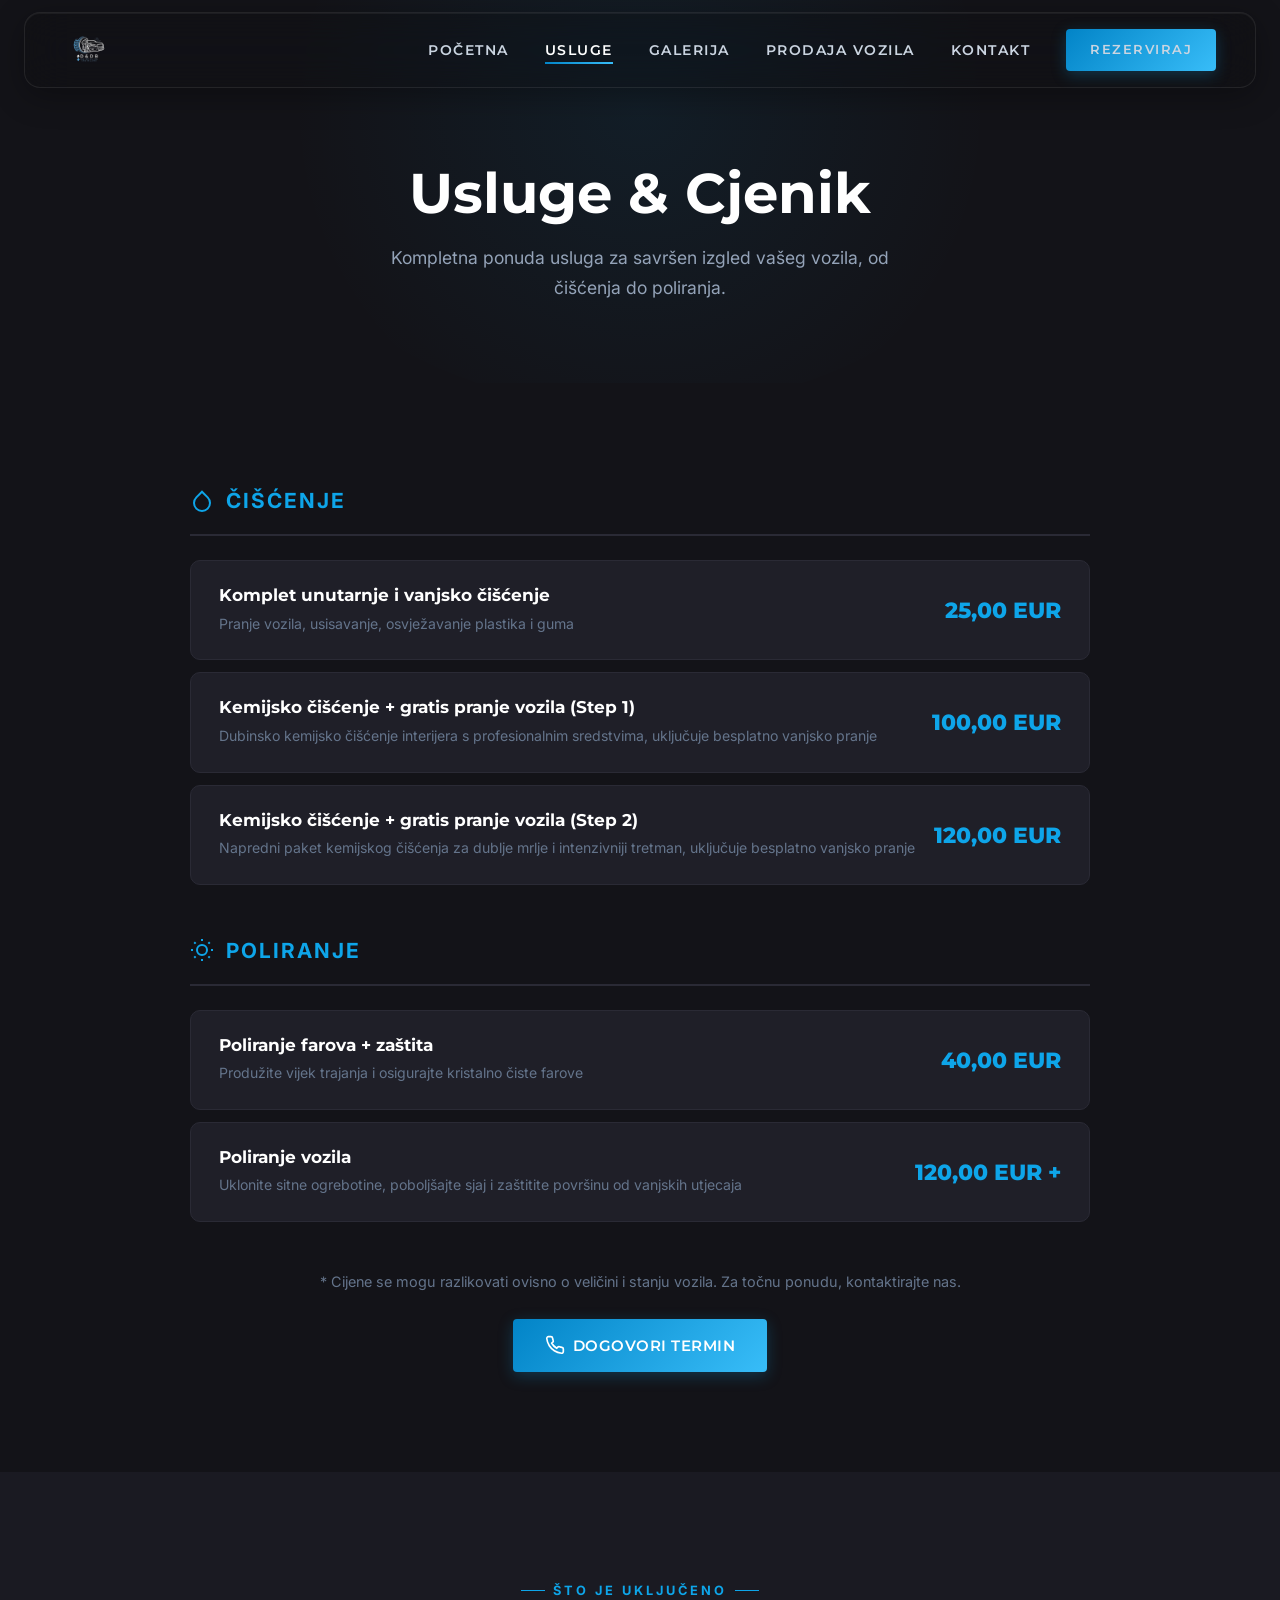
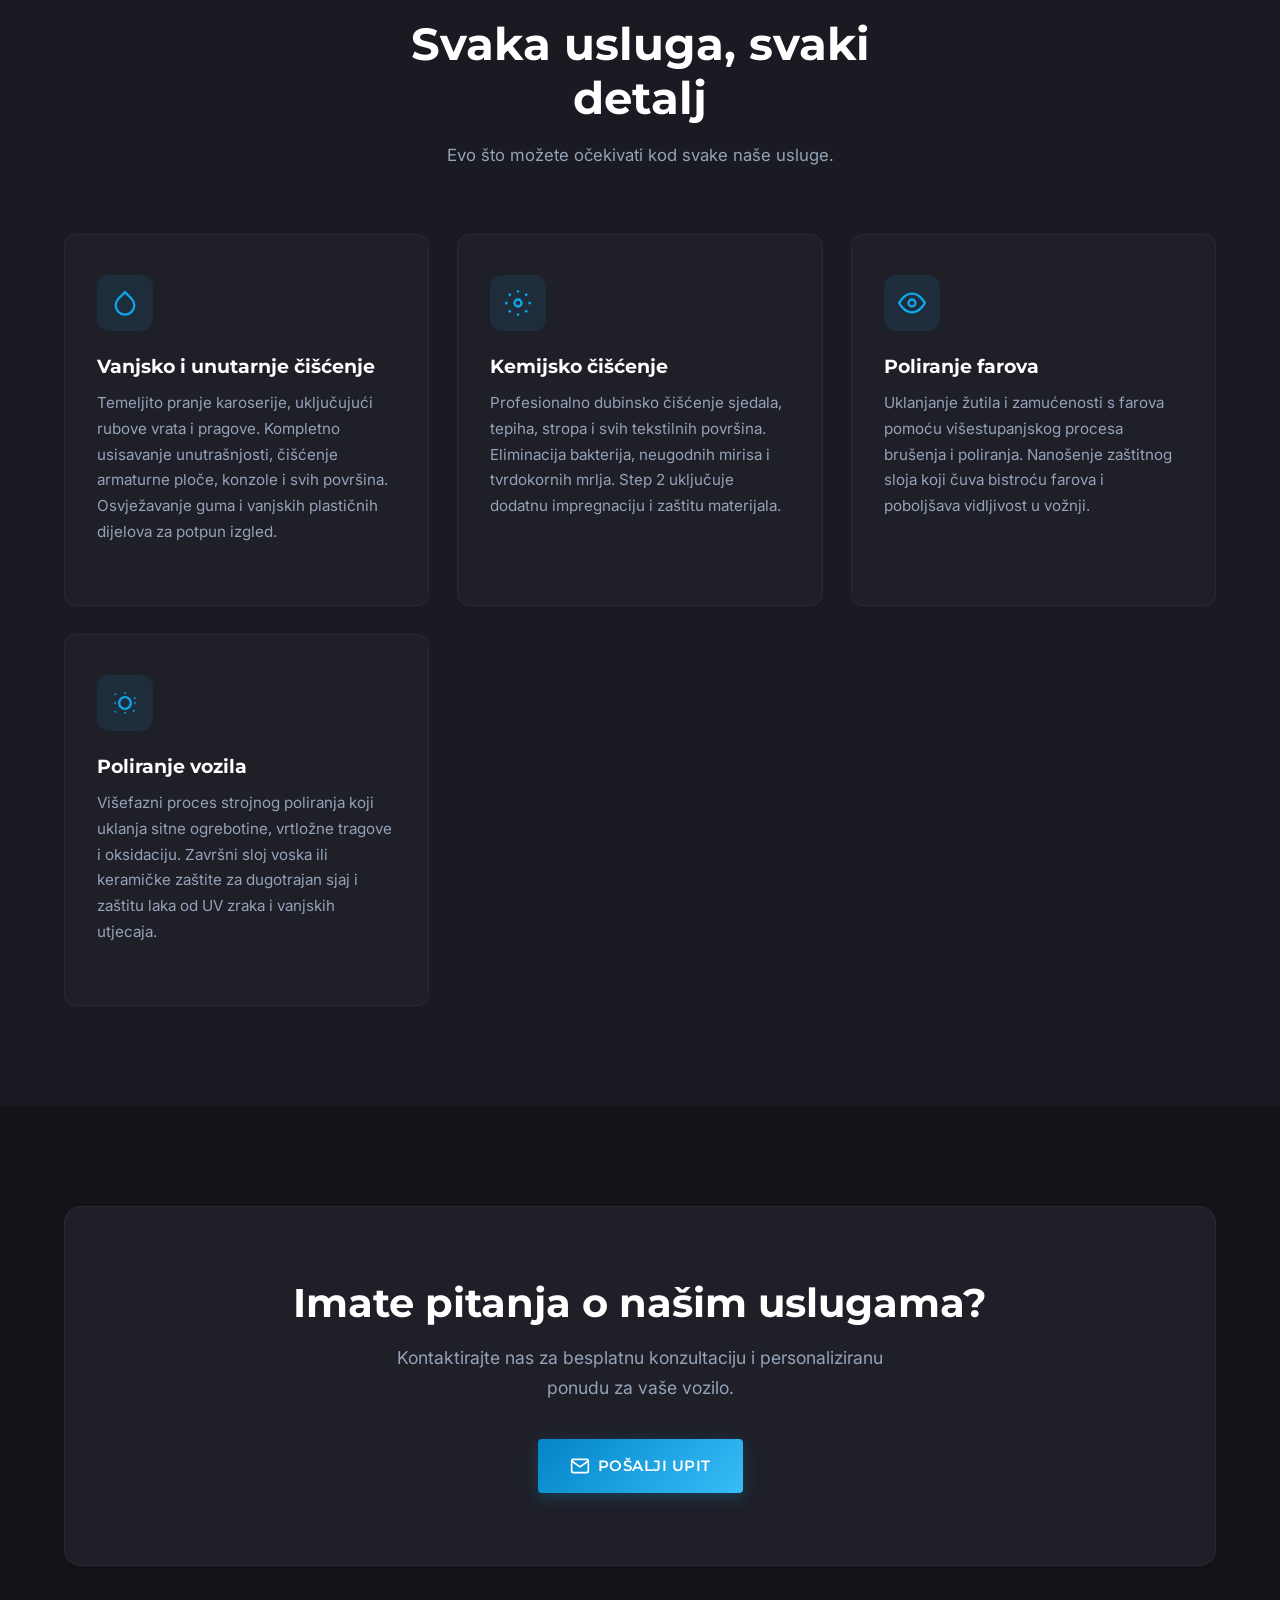
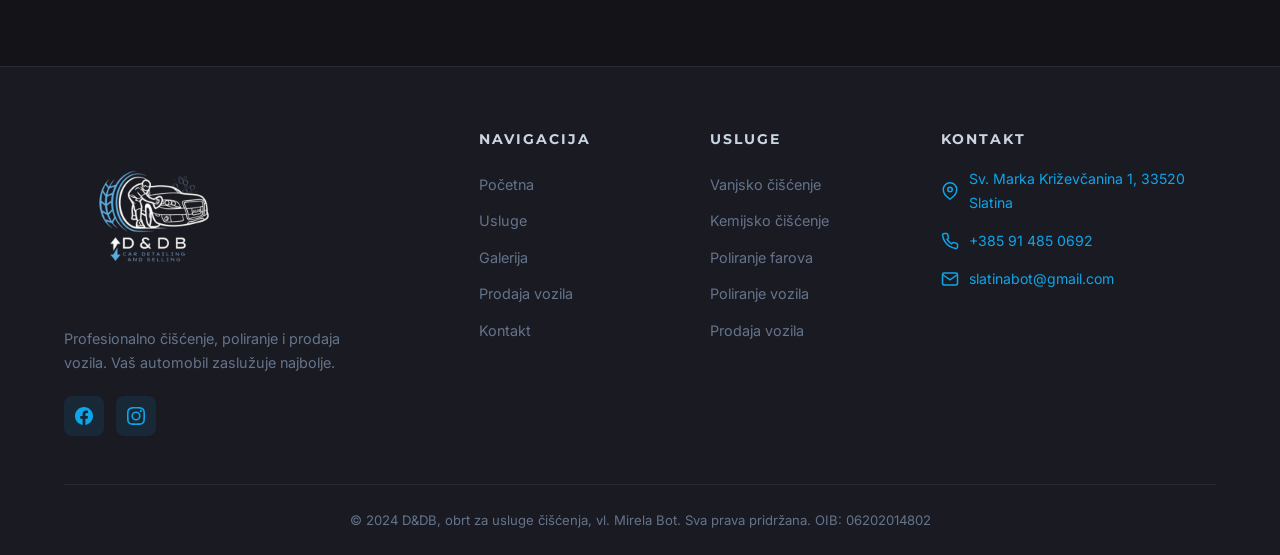
<file: usluge.html>
<!DOCTYPE html>
<html lang="hr">
<head>
  <meta charset="UTF-8">
  <meta name="viewport" content="width=device-width, initial-scale=1.0">
  <title>Usluge i cjenik | D&DB Car Detailing</title>
  <meta name="description" content="Pogledajte kompletnu ponudu usluga D&DB Car Detailinga: čišćenje, kemijsko čišćenje, poliranje farova i vozila.">
  <meta name="robots" content="index, follow">
  <meta name="author" content="D&DB, obrt za usluge čišćenja">
  <link rel="canonical" href="https://d-db.hr/usluge.html">
  <link rel="icon" href="favicon.ico" type="image/x-icon">
  <link rel="apple-touch-icon" href="assets/images/apple-touch-icon.png">
  <meta property="og:title" content="Usluge i cjenik | D&DB Car Detailing">
  <meta property="og:description" content="Kompletna ponuda usluga za savršen izgled vašeg vozila, od čišćenja do poliranja.">
  <meta property="og:image" content="https://d-db.hr/assets/images/logo.webp">
  <meta property="og:url" content="https://d-db.hr/usluge.html">
  <meta property="og:type" content="website">
  <meta property="og:locale" content="hr_HR">
  <meta name="twitter:card" content="summary_large_image">
  <meta name="twitter:title" content="Usluge i cjenik | D&DB Car Detailing">
  <meta name="twitter:description" content="Čišćenje, kemijsko čišćenje, poliranje farova i vozila u Slatini.">
  <meta name="twitter:image" content="https://d-db.hr/assets/images/logo.webp">
  <link rel="preconnect" href="https://fonts.googleapis.com">
  <link rel="preconnect" href="https://fonts.gstatic.com" crossorigin>
  <link href="https://fonts.googleapis.com/css2?family=Inter:wght@400;500;600&family=Montserrat:wght@600;700;800;900&display=swap" rel="stylesheet">
  <link rel="stylesheet" href="assets/css/style.css">
</head>
<body>

  <!-- ===== NAVIGATION ===== -->
  <nav class="navbar">
    <div class="nav-container">
      <a href="index.html" class="nav-logo">
        <img src="assets/images/logo.webp" alt="D&DB Car Detailing">
      </a>
      <ul class="nav-links">
        <li><a href="index.html">Početna</a></li>
        <li><a href="usluge.html" class="active">Usluge</a></li>
        <li><a href="galerija.html">Galerija</a></li>
        <li><a href="prodaja.html">Prodaja Vozila</a></li>
        <li><a href="kontakt.html">Kontakt</a></li>
        <li><a href="kontakt.html" class="btn btn-primary nav-cta">Rezerviraj</a></li>
      </ul>
      <div class="hamburger" role="button" aria-label="Otvori navigaciju" aria-expanded="false" tabindex="0">
        <span></span>
        <span></span>
        <span></span>
      </div>
    </div>
  </nav>

  <!-- ===== PAGE HEADER ===== -->
  <section class="page-header">
    <div class="container">
      <h1>Usluge & Cjenik</h1>
      <p>Kompletna ponuda usluga za savršen izgled vašeg vozila, od čišćenja do poliranja.</p>
    </div>
  </section>

  <!-- ===== PRICING ===== -->
  <section class="section">
    <div class="container">
      <div class="pricing-table">

        <!-- Čišćenje -->
        <div class="pricing-category fade-in">
          <div class="pricing-category-title">
            <svg viewBox="0 0 24 24" fill="none" stroke="currentColor" stroke-width="2"><path d="M12 2.69l5.66 5.66a8 8 0 11-11.31 0z"/></svg>
            Čišćenje
          </div>

          <div class="pricing-item">
            <div class="pricing-item-info">
              <h3>Komplet unutarnje i vanjsko čišćenje</h3>
              <p>Pranje vozila, usisavanje, osvježavanje plastika i guma</p>
            </div>
            <div class="pricing-item-price">25,00 EUR</div>
          </div>

          <div class="pricing-item">
            <div class="pricing-item-info">
              <h3>Kemijsko čišćenje + gratis pranje vozila (Step 1)</h3>
              <p>Dubinsko kemijsko čišćenje interijera s profesionalnim sredstvima, uključuje besplatno vanjsko pranje</p>
            </div>
            <div class="pricing-item-price">100,00 EUR</div>
          </div>

          <div class="pricing-item">
            <div class="pricing-item-info">
              <h3>Kemijsko čišćenje + gratis pranje vozila (Step 2)</h3>
              <p>Napredni paket kemijskog čišćenja za dublje mrlje i intenzivniji tretman, uključuje besplatno vanjsko pranje</p>
            </div>
            <div class="pricing-item-price">120,00 EUR</div>
          </div>
        </div>

        <!-- Poliranje -->
        <div class="pricing-category fade-in">
          <div class="pricing-category-title">
            <svg viewBox="0 0 24 24" fill="none" stroke="currentColor" stroke-width="2"><circle cx="12" cy="12" r="5"/><path d="M12 1v2M12 21v2M4.22 4.22l1.42 1.42M18.36 18.36l1.42 1.42M1 12h2M21 12h2M4.22 19.78l1.42-1.42M18.36 5.64l1.42-1.42"/></svg>
            Poliranje
          </div>

          <div class="pricing-item">
            <div class="pricing-item-info">
              <h3>Poliranje farova + zaštita</h3>
              <p>Produžite vijek trajanja i osigurajte kristalno čiste farove</p>
            </div>
            <div class="pricing-item-price">40,00 EUR</div>
          </div>

          <div class="pricing-item">
            <div class="pricing-item-info">
              <h3>Poliranje vozila</h3>
              <p>Uklonite sitne ogrebotine, poboljšajte sjaj i zaštitite površinu od vanjskih utjecaja</p>
            </div>
            <div class="pricing-item-price">120,00 EUR +</div>
          </div>
        </div>

      </div>

      <!-- Info note -->
      <div style="max-width: 900px; margin: 32px auto 0; text-align: center;" class="fade-in">
        <p style="color: var(--gray-500); font-size: 0.9rem;">
          * Cijene se mogu razlikovati ovisno o veličini i stanju vozila. Za točnu ponudu, kontaktirajte nas.
        </p>
        <a href="kontakt.html" class="btn btn-primary" style="margin-top: 24px;">
          <svg width="20" height="20" viewBox="0 0 24 24" fill="none" stroke="currentColor" stroke-width="2"><path d="M22 16.92v3a2 2 0 01-2.18 2 19.79 19.79 0 01-8.63-3.07 19.5 19.5 0 01-6-6 19.79 19.79 0 01-3.07-8.67A2 2 0 014.11 2h3a2 2 0 012 1.72 12.84 12.84 0 00.7 2.81 2 2 0 01-.45 2.11L8.09 9.91a16 16 0 006 6l1.27-1.27a2 2 0 012.11-.45 12.84 12.84 0 002.81.7A2 2 0 0122 16.92z"/></svg>
          Dogovori termin
        </a>
      </div>
    </div>
  </section>

  <!-- ===== WHAT'S INCLUDED ===== -->
  <section class="section section-dark">
    <div class="container">
      <div class="section-header fade-in">
        <span class="section-label">Što je uključeno</span>
        <h2>Svaka usluga, svaki detalj</h2>
        <p>Evo što možete očekivati kod svake naše usluge.</p>
      </div>
      <div class="services-grid">
        <div class="service-card fade-in">
          <div class="service-icon">
            <svg width="28" height="28" viewBox="0 0 24 24" fill="none" stroke="#0ea5e9" stroke-width="2"><path d="M12 2.69l5.66 5.66a8 8 0 11-11.31 0z"/></svg>
          </div>
          <h3>Vanjsko i unutarnje čišćenje</h3>
          <p>Temeljito pranje karoserije, uključujući rubove vrata i pragove. Kompletno usisavanje unutrašnjosti, čišćenje armaturne ploče, konzole i svih površina. Osvježavanje guma i vanjskih plastičnih dijelova za potpun izgled.</p>
        </div>
        <div class="service-card fade-in">
          <div class="service-icon">
            <svg width="28" height="28" viewBox="0 0 24 24" fill="none" stroke="#0ea5e9" stroke-width="2"><circle cx="12" cy="12" r="3"/><path d="M12 1v2M12 21v2M4.22 4.22l1.42 1.42M18.36 18.36l1.42 1.42M1 12h2M21 12h2M4.22 19.78l1.42-1.42M18.36 5.64l1.42-1.42"/></svg>
          </div>
          <h3>Kemijsko čišćenje</h3>
          <p>Profesionalno dubinsko čišćenje sjedala, tepiha, stropa i svih tekstilnih površina. Eliminacija bakterija, neugodnih mirisa i tvrdokornih mrlja. Step 2 uključuje dodatnu impregnaciju i zaštitu materijala.</p>
        </div>
        <div class="service-card fade-in">
          <div class="service-icon">
            <svg width="28" height="28" viewBox="0 0 24 24" fill="none" stroke="#0ea5e9" stroke-width="2"><path d="M1 12s4-8 11-8 11 8 11 8-4 8-11 8-11-8-11-8z"/><circle cx="12" cy="12" r="3"/></svg>
          </div>
          <h3>Poliranje farova</h3>
          <p>Uklanjanje žutila i zamućenosti s farova pomoću višestupanjskog procesa brušenja i poliranja. Nanošenje zaštitnog sloja koji čuva bistroću farova i poboljšava vidljivost u vožnji.</p>
        </div>
        <div class="service-card fade-in">
          <div class="service-icon">
            <svg width="28" height="28" viewBox="0 0 24 24" fill="none" stroke="#0ea5e9" stroke-width="2"><path d="M12 3v1m0 16v1m8.66-13.66l-.71.71M4.05 19.07l-.71.71M21 12h-1M4 12H3m16.95 7.07l-.71-.71M4.05 4.93l-.71-.71"/><circle cx="12" cy="12" r="5"/></svg>
          </div>
          <h3>Poliranje vozila</h3>
          <p>Višefazni proces strojnog poliranja koji uklanja sitne ogrebotine, vrtložne tragove i oksidaciju. Završni sloj voska ili keramičke zaštite za dugotrajan sjaj i zaštitu laka od UV zraka i vanjskih utjecaja.</p>
        </div>
      </div>
    </div>
  </section>

  <!-- ===== CTA ===== -->
  <section class="cta-section">
    <div class="container">
      <div class="cta-box fade-in">
        <h2>Imate pitanja o našim uslugama?</h2>
        <p>Kontaktirajte nas za besplatnu konzultaciju i personaliziranu ponudu za vaše vozilo.</p>
        <a href="kontakt.html" class="btn btn-primary">
          <svg width="20" height="20" viewBox="0 0 24 24" fill="none" stroke="currentColor" stroke-width="2"><path d="M4 4h16c1.1 0 2 .9 2 2v12c0 1.1-.9 2-2 2H4c-1.1 0-2-.9-2-2V6c0-1.1.9-2 2-2z"/><polyline points="22,6 12,13 2,6"/></svg>
          Pošalji upit
        </a>
      </div>
    </div>
  </section>

  <!-- ===== FOOTER ===== -->
  <footer class="footer">
    <div class="container">
      <div class="footer-grid">
        <div class="footer-brand">
          <a href="index.html"><img src="assets/images/logo.webp" alt="D&DB Car Detailing" class="footer-logo"></a>
          <p>Profesionalno čišćenje, poliranje i prodaja vozila. Vaš automobil zaslužuje najbolje.</p>
          <div class="footer-social">
            <a href="#" aria-label="Facebook">
              <svg width="18" height="18" viewBox="0 0 24 24" fill="currentColor"><path d="M24 12.073c0-6.627-5.373-12-12-12s-12 5.373-12 12c0 5.99 4.388 10.954 10.125 11.854v-8.385H7.078v-3.47h3.047V9.43c0-3.007 1.792-4.669 4.533-4.669 1.312 0 2.686.235 2.686.235v2.953H15.83c-1.491 0-1.956.925-1.956 1.874v2.25h3.328l-.532 3.47h-2.796v8.385C19.612 23.027 24 18.062 24 12.073z"/></svg>
            </a>
            <a href="#" aria-label="Instagram">
              <svg width="18" height="18" viewBox="0 0 24 24" fill="currentColor"><path d="M12 2.163c3.204 0 3.584.012 4.85.07 3.252.148 4.771 1.691 4.919 4.919.058 1.265.069 1.645.069 4.849 0 3.205-.012 3.584-.069 4.849-.149 3.225-1.664 4.771-4.919 4.919-1.266.058-1.644.07-4.85.07-3.204 0-3.584-.012-4.849-.07-3.26-.149-4.771-1.699-4.919-4.92-.058-1.265-.07-1.644-.07-4.849 0-3.204.013-3.583.07-4.849.149-3.227 1.664-4.771 4.919-4.919 1.266-.057 1.645-.069 4.849-.069zM12 0C8.741 0 8.333.014 7.053.072 2.695.272.273 2.69.073 7.052.014 8.333 0 8.741 0 12c0 3.259.014 3.668.072 4.948.2 4.358 2.618 6.78 6.98 6.98C8.333 23.986 8.741 24 12 24c3.259 0 3.668-.014 4.948-.072 4.354-.2 6.782-2.618 6.979-6.98.059-1.28.073-1.689.073-4.948 0-3.259-.014-3.667-.072-4.947-.196-4.354-2.617-6.78-6.979-6.98C15.668.014 15.259 0 12 0zm0 5.838a6.162 6.162 0 100 12.324 6.162 6.162 0 000-12.324zM12 16a4 4 0 110-8 4 4 0 010 8zm6.406-11.845a1.44 1.44 0 100 2.881 1.44 1.44 0 000-2.881z"/></svg>
            </a>
          </div>
        </div>
        <div>
          <h4>Navigacija</h4>
          <div class="footer-links">
            <a href="index.html">Početna</a>
            <a href="usluge.html">Usluge</a>
            <a href="galerija.html">Galerija</a>
            <a href="prodaja.html">Prodaja vozila</a>
            <a href="kontakt.html">Kontakt</a>
          </div>
        </div>
        <div>
          <h4>Usluge</h4>
          <div class="footer-links">
            <a href="usluge.html">Vanjsko čišćenje</a>
            <a href="usluge.html">Kemijsko čišćenje</a>
            <a href="usluge.html">Poliranje farova</a>
            <a href="usluge.html">Poliranje vozila</a>
            <a href="prodaja.html">Prodaja vozila</a>
          </div>
        </div>
        <div>
          <h4>Kontakt</h4>
          <div class="footer-contact-item">
            <svg viewBox="0 0 24 24" fill="none" stroke="currentColor" stroke-width="2"><path d="M21 10c0 7-9 13-9 13s-9-6-9-13a9 9 0 0118 0z"/><circle cx="12" cy="10" r="3"/></svg>
            <a href="https://maps.app.goo.gl/LZtktehPWAd7W1KFA" target="_blank" rel="noopener">Sv. Marka Križevčanina 1, 33520 Slatina</a>
          </div>
          <div class="footer-contact-item">
            <svg viewBox="0 0 24 24" fill="none" stroke="currentColor" stroke-width="2"><path d="M22 16.92v3a2 2 0 01-2.18 2 19.79 19.79 0 01-8.63-3.07 19.5 19.5 0 01-6-6 19.79 19.79 0 01-3.07-8.67A2 2 0 014.11 2h3a2 2 0 012 1.72 12.84 12.84 0 00.7 2.81 2 2 0 01-.45 2.11L8.09 9.91a16 16 0 006 6l1.27-1.27a2 2 0 012.11-.45 12.84 12.84 0 002.81.7A2 2 0 0122 16.92z"/></svg>
            <a href="tel:+385914850692">+385 91 485 0692</a>
          </div>
          <div class="footer-contact-item">
            <svg viewBox="0 0 24 24" fill="none" stroke="currentColor" stroke-width="2"><path d="M4 4h16c1.1 0 2 .9 2 2v12c0 1.1-.9 2-2 2H4c-1.1 0-2-.9-2-2V6c0-1.1.9-2 2-2z"/><polyline points="22,6 12,13 2,6"/></svg>
            <a href="mailto:slatinabot@gmail.com">slatinabot@gmail.com</a>
          </div>
        </div>
      </div>
      <div class="footer-bottom">
        <p>&copy; 2024 D&DB, obrt za usluge čišćenja, vl. Mirela Bot. Sva prava pridržana. OIB: 06202014802</p>
      </div>
    </div>
  </footer>

  <script src="assets/js/main.js"></script>
</body>
</html>
</file>
<file: assets/css/style.css>
/* ===== D&DB Car Detailing — Premium Dark Theme ===== */

/* ---------- Reset & Base ---------- */
*,
*::before,
*::after {
  margin: 0;
  padding: 0;
  box-sizing: border-box;
}

:root {
  --black: #131318;
  --dark: #1a1a22;
  --dark-card: #1f1f28;
  --dark-border: #2a2a35;
  --blue: #0ea5e9;
  --blue-light: #38bdf8;
  --blue-dark: #0284c7;
  --blue-glow: rgba(14, 165, 233, 0.25);
  --white: #ffffff;
  --gray-100: #f1f5f9;
  --gray-300: #cbd5e1;
  --gray-400: #94a3b8;
  --gray-500: #64748b;
  --gradient-blue: linear-gradient(135deg, var(--blue-dark), var(--blue-light));
  --font-heading: 'Montserrat', sans-serif;
  --font-body: 'Inter', sans-serif;
  --transition: 0.3s cubic-bezier(0.4, 0, 0.2, 1);
  --shadow-card: 0 4px 24px rgba(0, 0, 0, 0.4);
  --shadow-glow: 0 0 30px var(--blue-glow);
}

html {
  scroll-behavior: smooth;
  font-size: 16px;
}

body {
  font-family: var(--font-body);
  background-color: var(--black);
  color: var(--gray-300);
  line-height: 1.7;
  overflow-x: hidden;
  position: relative;
}


a {
  color: var(--blue);
  text-decoration: none;
  transition: color var(--transition);
}

a:hover {
  color: var(--blue-light);
}

img {
  max-width: 100%;
  display: block;
}

ul {
  list-style: none;
}

h1, h2, h3, h4, h5, h6 {
  font-family: var(--font-heading);
  color: var(--white);
  font-weight: 700;
  line-height: 1.2;
}

.container {
  max-width: 1200px;
  margin: 0 auto;
  padding: 0 24px;
}

/* ---------- Buttons ---------- */
.btn {
  display: inline-flex;
  align-items: center;
  gap: 8px;
  padding: 14px 32px;
  border-radius: 4px;
  font-family: var(--font-heading);
  font-weight: 600;
  font-size: 0.95rem;
  letter-spacing: 0.5px;
  text-transform: uppercase;
  cursor: pointer;
  transition: all var(--transition);
  border: none;
}

.btn-primary {
  background: var(--gradient-blue);
  color: var(--white);
  box-shadow: 0 4px 15px var(--blue-glow);
}

.btn-primary:hover {
  transform: translateY(-2px);
  box-shadow: 0 6px 25px var(--blue-glow);
  color: var(--white);
}

.btn-outline {
  background: transparent;
  color: var(--blue);
  border: 2px solid var(--blue);
}

.btn-outline:hover {
  background: var(--blue);
  color: var(--white);
  transform: translateY(-2px);
}

/* ---------- Navigation ---------- */
.navbar {
  position: fixed;
  top: 12px;
  left: 24px;
  right: 24px;
  z-index: 1000;
  padding: 12px 8px;
  transition: all var(--transition);
  background: rgba(17, 17, 17, 0.4);
  backdrop-filter: blur(24px) saturate(1.6);
  -webkit-backdrop-filter: blur(24px) saturate(1.6);
  border-radius: 16px;
  border: 1px solid rgba(255, 255, 255, 0.08);
  box-shadow: 0 8px 32px rgba(0, 0, 0, 0.3), inset 0 1px 0 rgba(255, 255, 255, 0.05);
}

.navbar.scrolled {
  top: 8px;
  background: rgba(10, 10, 10, 0.7);
  backdrop-filter: blur(32px) saturate(1.8);
  -webkit-backdrop-filter: blur(32px) saturate(1.8);
  padding: 10px 8px;
  border-color: rgba(255, 255, 255, 0.06);
  box-shadow: 0 8px 32px rgba(0, 0, 0, 0.4), inset 0 1px 0 rgba(255, 255, 255, 0.04);
}

.nav-container {
  max-width: 1200px;
  margin: 0 auto;
  padding: 0 24px;
  display: flex;
  align-items: center;
  justify-content: space-between;
}

.nav-logo img {
  height: 50px;
  transition: height var(--transition);
}

.navbar.scrolled .nav-logo img {
  height: 40px;
}

.nav-logo-text {
  font-family: var(--font-heading);
  font-size: 1.3rem;
  font-weight: 800;
  color: var(--white);
  letter-spacing: 1px;
}

.nav-logo-text span {
  color: var(--blue);
}

.nav-links {
  display: flex;
  align-items: center;
  gap: 36px;
}

.nav-links a {
  color: var(--gray-300);
  font-family: var(--font-heading);
  font-size: 0.85rem;
  font-weight: 600;
  text-transform: uppercase;
  letter-spacing: 1.5px;
  position: relative;
  padding: 4px 0;
}

.nav-links a::after {
  content: '';
  position: absolute;
  bottom: -2px;
  left: 0;
  width: 0;
  height: 2px;
  background: var(--gradient-blue);
  transition: width var(--transition);
}

.nav-links a:hover,
.nav-links a.active {
  color: var(--white);
}

.nav-links a:hover::after,
.nav-links a.active::after {
  width: 100%;
}

.nav-cta {
  padding: 10px 24px !important;
  font-size: 0.8rem !important;
}

/* Hamburger */
.hamburger {
  display: none;
  flex-direction: column;
  gap: 5px;
  cursor: pointer;
  padding: 4px;
  z-index: 1001;
}

.hamburger span {
  width: 28px;
  height: 2px;
  background: var(--white);
  transition: all var(--transition);
  border-radius: 2px;
}

.hamburger.active span:nth-child(1) {
  transform: rotate(45deg) translate(5px, 5px);
}

.hamburger.active span:nth-child(2) {
  opacity: 0;
}

.hamburger.active span:nth-child(3) {
  transform: rotate(-45deg) translate(5px, -5px);
}

/* ---------- Hero Section ---------- */
.hero {
  position: relative;
  min-height: 100vh;
  display: flex;
  align-items: center;
  overflow: hidden;
  padding-top: 100px;
}

.hero-bg {
  position: absolute;
  inset: 0;
  background: linear-gradient(135deg, #000 0%, #0a0a0a 50%, #0c1929 100%);
  z-index: 0;
}

.hero-bg::before {
  content: '';
  position: absolute;
  top: -50%;
  right: -20%;
  width: 800px;
  height: 800px;
  border-radius: 50%;
  background: radial-gradient(circle, var(--blue-glow) 0%, transparent 70%);
  animation: pulse 8s ease-in-out infinite;
}

.hero-bg::after {
  content: '';
  position: absolute;
  bottom: -30%;
  left: -10%;
  width: 600px;
  height: 600px;
  border-radius: 50%;
  background: radial-gradient(circle, rgba(14, 165, 233, 0.1) 0%, transparent 70%);
  animation: pulse 10s ease-in-out infinite reverse;
}


@keyframes pulse {
  0%, 100% { transform: scale(1); opacity: 0.5; }
  50% { transform: scale(1.1); opacity: 1; }
}

.hero-content {
  position: relative;
  z-index: 1;
  max-width: 700px;
  margin: 0 auto;
  text-align: center;
}

.hero-badge {
  display: inline-flex;
  align-items: center;
  gap: 8px;
  padding: 8px 20px;
  background: rgba(14, 165, 233, 0.1);
  border: 1px solid rgba(14, 165, 233, 0.3);
  border-radius: 50px;
  font-size: 0.8rem;
  font-weight: 600;
  color: var(--blue-light);
  text-transform: uppercase;
  letter-spacing: 2px;
  margin-bottom: 24px;
}

.hero-badge::before {
  content: '';
  width: 8px;
  height: 8px;
  background: var(--blue);
  border-radius: 50%;
  animation: blink 2s infinite;
}

@keyframes blink {
  0%, 100% { opacity: 1; }
  50% { opacity: 0.3; }
}

.hero h1 {
  font-size: clamp(2.5rem, 5.5vw, 4.2rem);
  font-weight: 800;
  margin-bottom: 20px;
  line-height: 1.1;
}

.hero h1 .highlight {
  background: var(--gradient-blue);
  -webkit-background-clip: text;
  -webkit-text-fill-color: transparent;
  background-clip: text;
}

.hero p {
  font-size: 1.15rem;
  color: var(--gray-400);
  margin-bottom: 36px;
  max-width: 540px;
  margin-left: auto;
  margin-right: auto;
}

.hero-buttons {
  display: flex;
  gap: 16px;
  flex-wrap: wrap;
  justify-content: center;
}

.hero-stats {
  display: flex;
  gap: 48px;
  margin-top: 60px;
  padding-top: 40px;
  border-top: 1px solid var(--dark-border);
  justify-content: center;
}

.hero-stat h3 {
  font-size: 2.2rem;
  font-weight: 800;
  background: var(--gradient-blue);
  -webkit-background-clip: text;
  -webkit-text-fill-color: transparent;
  background-clip: text;
}

.hero-stat p {
  font-size: 0.85rem;
  color: var(--gray-500);
  text-transform: uppercase;
  letter-spacing: 1px;
  margin-bottom: 0;
}

/* ---------- Section Common ---------- */
.section {
  padding: 100px 0;
}

.section-dark {
  background: var(--dark);
}

.section-header {
  text-align: center;
  max-width: 600px;
  margin: 0 auto 64px;
}

.section-label {
  display: inline-flex;
  align-items: center;
  gap: 8px;
  font-size: 0.8rem;
  font-weight: 700;
  color: var(--blue);
  text-transform: uppercase;
  letter-spacing: 3px;
  margin-bottom: 16px;
}

.section-label::before,
.section-label::after {
  content: '';
  width: 24px;
  height: 1px;
  background: var(--blue);
}

.section-header h2 {
  font-size: clamp(2rem, 4vw, 2.8rem);
  margin-bottom: 16px;
}

.section-header p {
  color: var(--gray-400);
  font-size: 1.05rem;
}

/* ---------- Services ---------- */
.services-grid {
  display: grid;
  grid-template-columns: repeat(auto-fit, minmax(340px, 1fr));
  gap: 28px;
}

.service-card {
  background: var(--dark-card);
  border: 1px solid var(--dark-border);
  border-radius: 12px;
  padding: 40px 32px;
  transition: all var(--transition);
  position: relative;
  overflow: hidden;
}

.service-card::before {
  content: '';
  position: absolute;
  top: 0;
  left: 0;
  right: 0;
  height: 3px;
  background: var(--gradient-blue);
  opacity: 0;
  transition: opacity var(--transition);
}

.service-card:hover {
  transform: translateY(-6px);
  border-color: rgba(14, 165, 233, 0.3);
  box-shadow: var(--shadow-glow);
}

.service-card:hover::before {
  opacity: 1;
}

.service-icon {
  width: 56px;
  height: 56px;
  display: flex;
  align-items: center;
  justify-content: center;
  background: rgba(14, 165, 233, 0.1);
  border-radius: 12px;
  margin-bottom: 24px;
  font-size: 1.5rem;
}

.service-card h3 {
  font-size: 1.2rem;
  margin-bottom: 12px;
}

.service-card p {
  color: var(--gray-400);
  font-size: 0.95rem;
  margin-bottom: 20px;
}

.service-price {
  font-family: var(--font-heading);
  font-size: 1.4rem;
  font-weight: 800;
  color: var(--blue);
}

.service-price span {
  font-size: 0.85rem;
  font-weight: 400;
  color: var(--gray-500);
}

/* ---------- About / Why Us ---------- */
.about-grid {
  display: grid;
  grid-template-columns: 1fr 1fr;
  gap: 64px;
  align-items: center;
}

.about-image {
  position: relative;
  border-radius: 12px;
  overflow: hidden;
  aspect-ratio: 4/3;
  background: var(--dark-card);
  border: 1px solid var(--dark-border);
  display: flex;
  align-items: center;
  justify-content: center;
}

.about-image-placeholder {
  width: 100%;
  height: 100%;
  display: flex;
  flex-direction: column;
  align-items: center;
  justify-content: center;
  gap: 12px;
  color: var(--gray-500);
  font-size: 0.85rem;
}

.about-image-placeholder svg {
  width: 64px;
  height: 64px;
  opacity: 0.3;
}

.about-image::after {
  content: '';
  position: absolute;
  inset: 0;
  border: 1px solid rgba(14, 165, 233, 0.2);
  border-radius: 12px;
}

.about-content .section-label {
  justify-content: flex-start;
}

.about-content .section-label::before {
  display: none;
}

.about-content h2 {
  font-size: clamp(1.8rem, 3.5vw, 2.5rem);
  margin-bottom: 20px;
}

.about-content p {
  color: var(--gray-400);
  margin-bottom: 16px;
  font-size: 1.02rem;
}

.about-features {
  display: grid;
  grid-template-columns: 1fr 1fr;
  gap: 20px;
  margin-top: 32px;
}

.about-feature {
  display: flex;
  align-items: flex-start;
  gap: 12px;
}

.about-feature-icon {
  flex-shrink: 0;
  width: 36px;
  height: 36px;
  display: flex;
  align-items: center;
  justify-content: center;
  background: rgba(14, 165, 233, 0.1);
  border-radius: 8px;
  color: var(--blue);
  font-size: 1rem;
}

.about-feature h4 {
  font-size: 0.9rem;
  margin-bottom: 4px;
}

.about-feature p {
  font-size: 0.82rem;
  color: var(--gray-500);
  margin-bottom: 0;
}

/* ---------- Process ---------- */
.process-grid {
  display: grid;
  grid-template-columns: repeat(4, 1fr);
  gap: 24px;
}

.process-step {
  text-align: center;
  padding: 32px 20px;
  position: relative;
}

.process-number {
  font-family: var(--font-heading);
  font-size: 3.5rem;
  font-weight: 900;
  background: var(--gradient-blue);
  -webkit-background-clip: text;
  -webkit-text-fill-color: transparent;
  background-clip: text;
  opacity: 0.3;
  line-height: 1;
  margin-bottom: 16px;
}

.process-step h3 {
  font-size: 1.05rem;
  margin-bottom: 10px;
}

.process-step p {
  font-size: 0.88rem;
  color: var(--gray-500);
}

/* ---------- CTA Section ---------- */
.cta-section {
  padding: 100px 0;
  position: relative;
  overflow: hidden;
}

.cta-box {
  background: var(--dark-card);
  border: 1px solid var(--dark-border);
  border-radius: 16px;
  padding: 72px 48px;
  text-align: center;
  position: relative;
  overflow: hidden;
}


.cta-box h2 {
  font-size: clamp(1.8rem, 3.5vw, 2.5rem);
  margin-bottom: 16px;
  position: relative;
}

.cta-box p {
  color: var(--gray-400);
  font-size: 1.1rem;
  margin-bottom: 36px;
  max-width: 500px;
  margin-left: auto;
  margin-right: auto;
  position: relative;
}

.cta-box .btn {
  position: relative;
}

/* ---------- Before / After Side by Side ---------- */
.ba-sidebyside {
  display: grid;
  grid-template-columns: 1fr 1fr;
  gap: 24px;
  max-width: 1000px;
  margin: 0 auto;
}

.ba-side {
  position: relative;
  border-radius: 12px;
  overflow: hidden;
  border: 1px solid var(--dark-border);
  transition: all var(--transition);
}

.ba-side:hover {
  border-color: rgba(14, 165, 233, 0.3);
  box-shadow: var(--shadow-glow);
  transform: translateY(-4px);
}

.ba-side img {
  width: 100%;
  display: block;
}

@media (max-width: 768px) {
  .ba-sidebyside {
    grid-template-columns: 1fr;
  }
}

.ba-label {
  position: absolute;
  top: 16px;
  padding: 6px 16px;
  border-radius: 6px;
  font-family: var(--font-heading);
  font-size: 0.75rem;
  font-weight: 700;
  text-transform: uppercase;
  letter-spacing: 1.5px;
  z-index: 5;
  pointer-events: none;
  transition: opacity 0.4s ease;
}

.ba-before {
  left: 16px;
  background: rgba(239, 68, 68, 0.9);
  color: var(--white);
}

.ba-after {
  right: 16px;
  background: rgba(34, 197, 94, 0.9);
  color: var(--white);
}


/* ---------- Pricing Page ---------- */
.pricing-table {
  max-width: 900px;
  margin: 0 auto;
}

.pricing-category {
  margin-bottom: 48px;
}

.pricing-category-title {
  font-size: 1.3rem;
  font-weight: 700;
  color: var(--blue);
  text-transform: uppercase;
  letter-spacing: 2px;
  padding-bottom: 16px;
  border-bottom: 2px solid var(--dark-border);
  margin-bottom: 24px;
  display: flex;
  align-items: center;
  gap: 12px;
}

.pricing-category-title svg {
  width: 24px;
  height: 24px;
}

.pricing-item {
  display: flex;
  justify-content: space-between;
  align-items: center;
  padding: 24px 28px;
  background: var(--dark-card);
  border: 1px solid var(--dark-border);
  border-radius: 10px;
  margin-bottom: 12px;
  transition: all var(--transition);
}

.pricing-item:hover {
  border-color: rgba(14, 165, 233, 0.3);
  box-shadow: var(--shadow-glow);
  transform: translateX(4px);
}

.pricing-item-info h3 {
  font-size: 1.05rem;
  margin-bottom: 6px;
}

.pricing-item-info p {
  color: var(--gray-500);
  font-size: 0.88rem;
}

.pricing-item-price {
  font-family: var(--font-heading);
  font-size: 1.4rem;
  font-weight: 800;
  color: var(--blue);
  white-space: nowrap;
}

/* ---------- Gallery ---------- */
.gallery-grid {
  display: grid;
  grid-template-columns: repeat(3, 1fr);
  gap: 16px;
}

.gallery-item {
  position: relative;
  aspect-ratio: 4/3;
  border-radius: 10px;
  overflow: hidden;
  background: var(--dark-card);
  border: 1px solid var(--dark-border);
  cursor: pointer;
  transition: all var(--transition);
}

.gallery-item:hover {
  transform: scale(1.02);
  box-shadow: var(--shadow-glow);
}

.gallery-item img {
  width: 100%;
  height: 100%;
  object-fit: cover;
  transition: transform var(--transition);
}

.gallery-item:hover img {
  transform: scale(1.08);
}

.gallery-placeholder {
  width: 100%;
  height: 100%;
  display: flex;
  flex-direction: column;
  align-items: center;
  justify-content: center;
  gap: 8px;
  color: var(--gray-500);
  font-size: 0.8rem;
}

.gallery-placeholder svg {
  width: 48px;
  height: 48px;
  opacity: 0.2;
}

/* ---------- Contact Page ---------- */
.contact-grid {
  display: grid;
  grid-template-columns: 1fr 1fr;
  gap: 48px;
}

.contact-info-cards {
  display: flex;
  flex-direction: column;
  gap: 20px;
}

.contact-card {
  display: flex;
  align-items: flex-start;
  gap: 16px;
  padding: 28px;
  background: var(--dark-card);
  border: 1px solid var(--dark-border);
  border-radius: 12px;
  transition: all var(--transition);
  text-decoration: none;
  color: inherit;
  cursor: pointer;
}

.contact-card:hover {
  border-color: rgba(14, 165, 233, 0.3);
  box-shadow: var(--shadow-glow);
}

.contact-card-icon {
  flex-shrink: 0;
  width: 48px;
  height: 48px;
  display: flex;
  align-items: center;
  justify-content: center;
  background: rgba(14, 165, 233, 0.1);
  border-radius: 10px;
  color: var(--blue);
}

.contact-card h4 {
  font-size: 0.95rem;
  margin-bottom: 6px;
}

.contact-card p {
  color: var(--gray-400);
  font-size: 0.9rem;
}

.contact-card a {
  color: var(--gray-400);
  transition: color var(--transition);
}

.contact-card a:hover {
  color: var(--blue);
}

/* Working Hours */
.hours-table {
  width: 100%;
  margin-top: 24px;
}

.hours-row {
  display: flex;
  justify-content: space-between;
  padding: 12px 0;
  border-bottom: 1px solid var(--dark-border);
  font-size: 0.92rem;
}

.hours-row:last-child {
  border-bottom: none;
}

.hours-day {
  color: var(--gray-300);
  font-weight: 500;
}

.hours-time {
  color: var(--blue);
  font-weight: 600;
}

.hours-closed {
  color: var(--gray-500);
}

/* Contact Form */
.contact-form {
  background: var(--dark-card);
  border: 1px solid var(--dark-border);
  border-radius: 12px;
  padding: 40px;
}

.contact-form h3 {
  font-size: 1.3rem;
  margin-bottom: 8px;
}

.contact-form > p {
  color: var(--gray-500);
  font-size: 0.9rem;
  margin-bottom: 28px;
}

.form-group {
  margin-bottom: 20px;
}

.form-group label {
  display: block;
  font-size: 0.85rem;
  font-weight: 600;
  color: var(--gray-300);
  margin-bottom: 8px;
  text-transform: uppercase;
  letter-spacing: 0.5px;
}

.form-group input,
.form-group textarea,
.form-group select {
  width: 100%;
  padding: 14px 16px;
  background: var(--dark);
  border: 1px solid var(--dark-border);
  border-radius: 8px;
  color: var(--white);
  font-family: var(--font-body);
  font-size: 0.95rem;
  transition: border-color var(--transition);
}

.form-group input::placeholder,
.form-group textarea::placeholder {
  color: var(--gray-500);
}

.form-group input:focus,
.form-group textarea:focus,
.form-group select:focus {
  outline: none;
  border-color: var(--blue);
  box-shadow: 0 0 0 3px var(--blue-glow);
}

.form-group textarea {
  min-height: 120px;
  resize: vertical;
}

.form-row {
  display: grid;
  grid-template-columns: 1fr 1fr;
  gap: 16px;
}

.contact-form .btn {
  width: 100%;
  justify-content: center;
}

/* Map */
.map-container {
  margin-top: 48px;
  border-radius: 12px;
  overflow: hidden;
  border: 1px solid var(--dark-border);
  height: 350px;
}

.map-container iframe {
  width: 100%;
  height: 100%;
  border: 0;
  filter: brightness(0.7) contrast(1.1) saturate(0);
}

/* ---------- Page Header ---------- */
.page-header {
  padding: 160px 0 80px;
  text-align: center;
  position: relative;
  overflow: hidden;
}

.page-header::before {
  content: '';
  position: absolute;
  top: -50%;
  left: 50%;
  transform: translateX(-50%);
  width: 800px;
  height: 600px;
  border-radius: 50%;
  background: radial-gradient(circle, var(--blue-glow) 0%, transparent 70%);
  opacity: 0.3;
}


.page-header h1 {
  font-size: clamp(2.2rem, 5vw, 3.5rem);
  margin-bottom: 16px;
  position: relative;
}

.page-header p {
  color: var(--gray-400);
  font-size: 1.1rem;
  max-width: 500px;
  margin: 0 auto;
  position: relative;
}

/* ---------- Footer ---------- */
.footer {
  background: var(--dark);
  border-top: 1px solid var(--dark-border);
  padding: 64px 0 0;
}

.footer-grid {
  display: grid;
  grid-template-columns: 2fr 1fr 1fr 1.5fr;
  gap: 48px;
  padding-bottom: 48px;
}

.footer-logo {
  height: 180px;
  width: auto;
  margin-bottom: 16px;
}

.footer-brand p {
  color: var(--gray-500);
  font-size: 0.9rem;
  margin-bottom: 20px;
  max-width: 280px;
}

.footer-social {
  display: flex;
  gap: 12px;
}

.footer-social a {
  width: 40px;
  height: 40px;
  display: flex;
  align-items: center;
  justify-content: center;
  border-radius: 8px;
  background: rgba(14, 165, 233, 0.1);
  color: var(--blue);
  transition: all var(--transition);
}

.footer-social a:hover {
  background: var(--blue);
  color: var(--white);
  transform: translateY(-2px);
}

.footer h4 {
  font-size: 0.85rem;
  text-transform: uppercase;
  letter-spacing: 2px;
  margin-bottom: 20px;
  color: var(--gray-300);
}

.footer-links a {
  display: block;
  color: var(--gray-500);
  font-size: 0.9rem;
  padding: 6px 0;
  transition: all var(--transition);
}

.footer-links a:hover {
  color: var(--blue);
  padding-left: 4px;
}

.footer-contact-item {
  display: flex;
  align-items: center;
  gap: 10px;
  margin-bottom: 14px;
  color: var(--gray-500);
  font-size: 0.88rem;
}

.footer-contact-item svg {
  flex-shrink: 0;
  width: 18px;
  height: 18px;
  color: var(--blue);
}

.footer-bottom {
  border-top: 1px solid var(--dark-border);
  padding: 24px 0;
  text-align: center;
}

.footer-bottom p {
  color: var(--gray-500);
  font-size: 0.82rem;
}

/* ---------- Animations ---------- */
.fade-in {
  opacity: 0;
  transform: translateY(30px);
  transition: opacity 0.7s ease, transform 0.7s ease;
}

.fade-in.visible {
  opacity: 1;
  transform: translateY(0);
}

.fade-in-left {
  opacity: 0;
  transform: translateX(-40px);
  transition: opacity 0.7s ease, transform 0.7s ease;
}

.fade-in-left.visible {
  opacity: 1;
  transform: translateX(0);
}

.fade-in-right {
  opacity: 0;
  transform: translateX(40px);
  transition: opacity 0.7s ease, transform 0.7s ease;
}

.fade-in-right.visible {
  opacity: 1;
  transform: translateX(0);
}

/* ---------- Car Sales Page ---------- */
.cars-intro {
  max-width: 700px;
  margin: 0 auto 48px;
  text-align: center;
}

.cars-intro p {
  color: var(--gray-400);
  font-size: 1.05rem;
}

.cars-grid {
  display: grid;
  grid-template-columns: repeat(auto-fit, minmax(340px, 1fr));
  gap: 28px;
}

.car-card {
  background: var(--dark-card);
  border: 1px solid var(--dark-border);
  border-radius: 12px;
  overflow: hidden;
  transition: all var(--transition);
}

.car-card:hover {
  transform: translateY(-6px);
  border-color: rgba(14, 165, 233, 0.3);
  box-shadow: var(--shadow-glow);
}

.car-card-image {
  aspect-ratio: 16/10;
  background: var(--dark);
  overflow: hidden;
}

.car-card-image img {
  width: 100%;
  height: 100%;
  object-fit: cover;
  transition: transform var(--transition);
}

.car-card:hover .car-card-image img {
  transform: scale(1.05);
}

.car-card-body {
  padding: 24px;
}

.car-card-body h3 {
  font-size: 1.15rem;
  margin-bottom: 12px;
}

.car-card-specs {
  display: flex;
  flex-wrap: wrap;
  gap: 12px;
  margin-bottom: 20px;
}

.car-spec {
  display: inline-flex;
  align-items: center;
  gap: 6px;
  padding: 4px 12px;
  background: rgba(14, 165, 233, 0.08);
  border-radius: 6px;
  font-size: 0.82rem;
  color: var(--gray-400);
}

.car-card-price {
  font-family: var(--font-heading);
  font-size: 1.3rem;
  font-weight: 800;
  color: var(--blue);
}

.car-status {
  display: inline-block;
  padding: 4px 12px;
  border-radius: 4px;
  font-size: 0.75rem;
  font-weight: 700;
  text-transform: uppercase;
  letter-spacing: 1px;
}

.car-status.available {
  background: rgba(34, 197, 94, 0.15);
  color: #22c55e;
}

.car-status.sold {
  background: rgba(239, 68, 68, 0.15);
  color: #ef4444;
}

/* ---------- Responsive ---------- */
@media (max-width: 1024px) {
  .about-grid {
    grid-template-columns: 1fr;
    gap: 40px;
  }

  .footer-grid {
    grid-template-columns: 1fr 1fr;
    gap: 40px;
  }
}

@media (max-width: 768px) {
  .nav-links {
    position: fixed;
    top: 0;
    right: -100%;
    width: 80%;
    max-width: 360px;
    height: 100vh;
    background: rgba(10, 10, 10, 0.98);
    backdrop-filter: blur(20px);
    -webkit-backdrop-filter: blur(20px);
    flex-direction: column;
    justify-content: center;
    gap: 32px;
    padding: 40px;
    transition: right var(--transition);
    border-left: 1px solid var(--dark-border);
  }

  .nav-links.active {
    right: 0;
  }

  .hamburger {
    display: flex;
  }

  .hero-stats {
    flex-direction: column;
    gap: 24px;
  }

  .hero-buttons {
    flex-direction: column;
  }

  .hero-buttons .btn {
    text-align: center;
    justify-content: center;
  }

  .services-grid {
    grid-template-columns: 1fr;
  }

  .process-grid {
    grid-template-columns: 1fr 1fr;
    gap: 16px;
  }

  .contact-grid {
    grid-template-columns: 1fr;
  }

  .gallery-grid {
    grid-template-columns: 1fr 1fr;
  }

  .form-row {
    grid-template-columns: 1fr;
  }

  .pricing-item {
    flex-direction: column;
    align-items: flex-start;
    gap: 12px;
  }

  .footer-grid {
    grid-template-columns: 1fr;
    gap: 32px;
  }

  .about-features {
    grid-template-columns: 1fr;
  }

  .cars-grid {
    grid-template-columns: 1fr;
  }
}

@media (max-width: 480px) {
  .section {
    padding: 64px 0;
  }

  .gallery-grid {
    grid-template-columns: 1fr;
  }

  .process-grid {
    grid-template-columns: 1fr;
  }

  .cta-box {
    padding: 48px 24px;
  }
}
</file>
